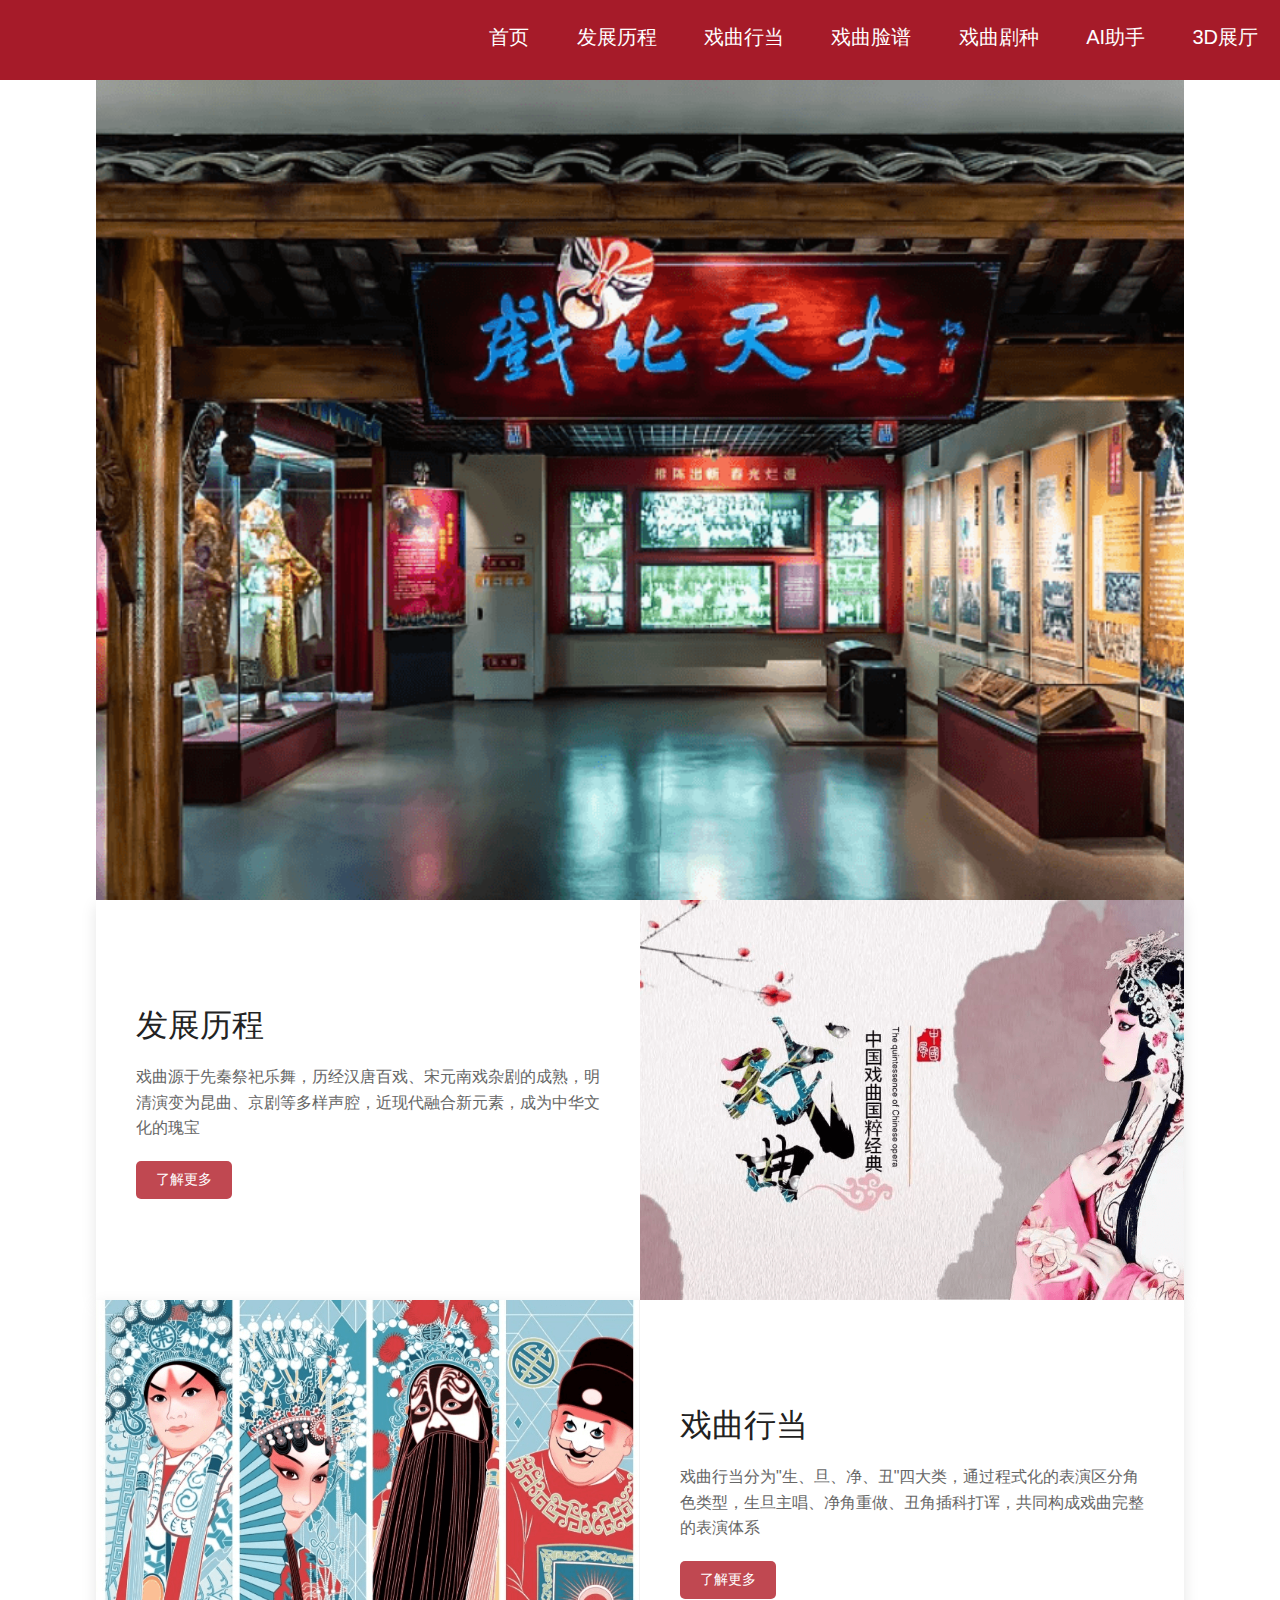
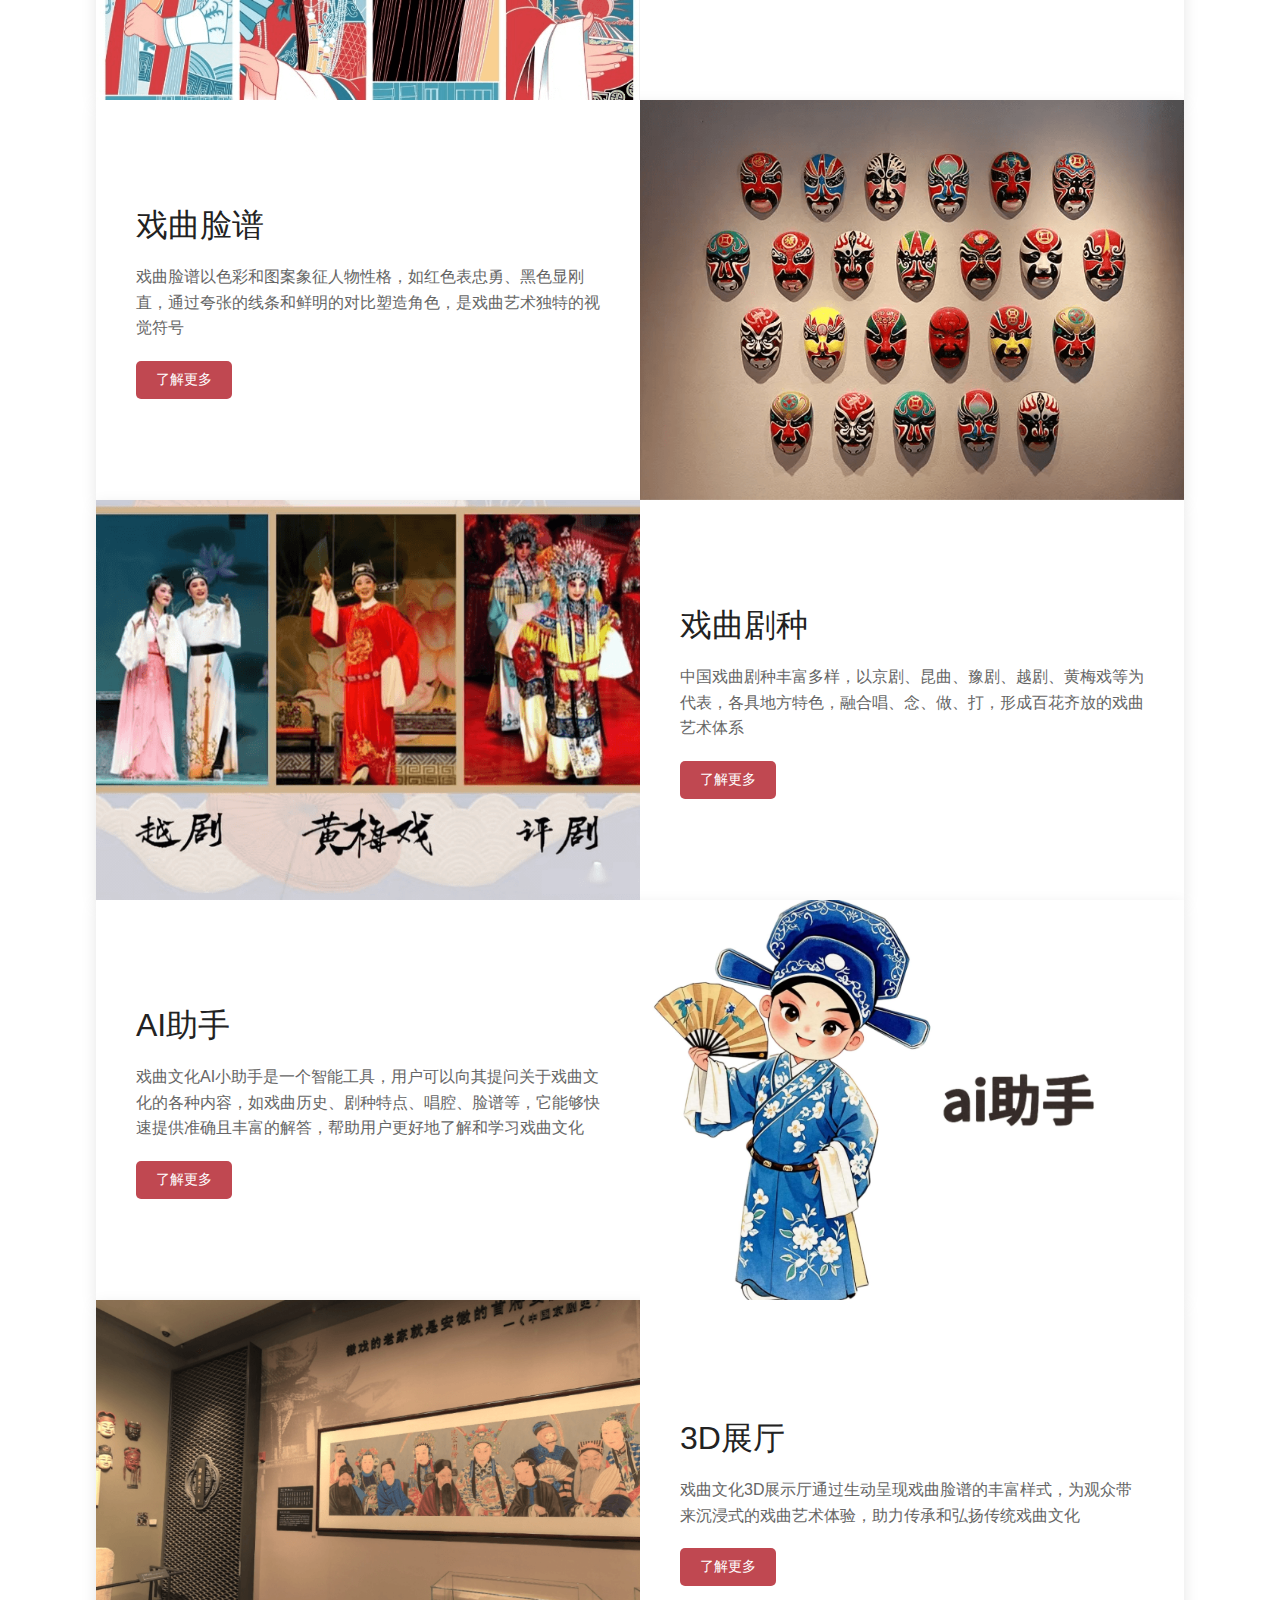
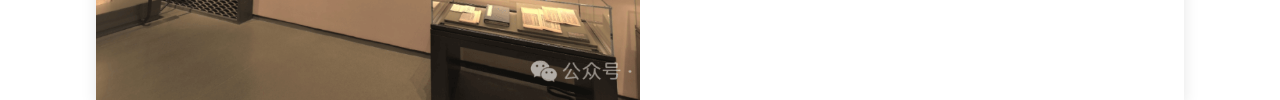
<file: index.html>
<!DOCTYPE html>
<html lang="ch-CN">
<head>
    <meta charset="UTF-8">
    <meta name="viewport" content="width=device-width, initial-scale=1.0">
    <title>戏曲信息可视化-首页</title>
    <!-- 网站说明 -->
    <!-- 关键字 -->
    <!-- 引入favicon图标 -->
    <!-- 引入我们样式初始化文件 -->
    <link rel="stylesheet" href="./css/base.css">
    <!-- 引入公共的样式文件 -->
    <link rel="stylesheet" href="./css/common.css">
    <!-- 引入index文件 -->
     <link rel="stylesheet" href="./css/index.css">
</head>
<body>
    <!-- 搜索导航 start -->
     <nav class="nav">
        <ul>
            <li><a href="index.html">首页</a></li>
            <li><a href="history.html">发展历程</a></li>
            <li><a href="role.html">戏曲行当</a></li>
            <li><a href="face.html">戏曲脸谱</a></li>
            <li><a href="type.html">戏曲剧种</a></li>
            <li><a href="AIchat.html">AI助手</a></li>
            <li><a href="http://154.219.97.10:3001/">3D展厅</a></li>
        </ul>
     </nav>
    <!-- 搜索导航 end -->
     <!-- 首页图片轮播 start -->
     <div class="slideshow-container">
        <div class="mySlides fade">
            <img src="./images/slider1.png" alt="戏曲图片1">
        </div>
        <div class="mySlides fade">
            <img src="./images/slider2.png" alt="戏曲图片2">
        </div>
        <div class="mySlides fade">
            <img src="./images/slider3.png" alt="戏曲图片3">
        </div>
        <div class="mySlides fade">
            <img src="./images/slider4.png" alt="戏曲图片1">
        </div>
        <div class="mySlides fade">
            <img src="./images/slider5.png" alt="戏曲图片2">
        </div>
    </div>
     <!-- 首页图片轮播 end -->

     <!-- 首页内容 start-->
     <div class="content">
        <div class="item">
            <div class="mainContent">
                <h2>发展历程</h2>
                <div class="words">戏曲源于先秦祭祀乐舞，历经汉唐百戏、宋元南戏杂剧的成熟，明清演变为昆曲、京剧等多样声腔，近现代融合新元素，成为中华文化的瑰宝</div>
                <div class="btnGroup">
                    <button class="btn btnPrimary"><a href="history.html">了解更多</a></button>

                </div>
            </div>
            <div class="img">
                <img src="./images/1.png" alt="戏曲图片1">
            </div>
        </div>

        <div class="item">
            <div class="img">
                <img src="./images/2.png" alt="戏曲图片2">
            </div>
            <div class="mainContent">
                <h2>戏曲行当</h2>
                <div class="words">戏曲行当分为"生、旦、净、丑"四大类，通过程式化的表演区分角色类型，生旦主唱、净角重做、丑角插科打诨，共同构成戏曲完整的表演体系</div>
                <div class="btnGroup">
                    <button class="btn btnPrimary"><a href="role.html">了解更多</a></button>
                </div>
            </div>

        </div>

        <div class="item">
            <div class="mainContent">
                <h2>戏曲脸谱</h2>
                <div class="words">戏曲脸谱以色彩和图案象征人物性格，如红色表忠勇、黑色显刚直，通过夸张的线条和鲜明的对比塑造角色，是戏曲艺术独特的视觉符号</div>
                <div class="btnGroup">
                    <button class="btn btnPrimary"><a href="music.html">了解更多</a></button>

                </div>
            </div>
            <div class="img">
                <img src="./images/3.png" alt="戏曲图片3">
            </div>
        </div>

        <div class="item">
            <div class="img">
                <img src="./images/4.png" alt="戏曲图片4">
            </div>
            <div class="mainContent">
                <h2>戏曲剧种</h2>
                <div class="words">中国戏曲剧种丰富多样，以京剧、昆曲、豫剧、越剧、黄梅戏等为代表，各具地方特色，融合唱、念、做、打，形成百花齐放的戏曲艺术体系</div>
                <div class="btnGroup">
                    <button class="btn btnPrimary"><a href="face.html">了解更多</a></button>
                </div>
            </div>
        </div>

        <div class="item">
            <div class="mainContent">
                <h2>AI助手</h2>
                <div class="words">戏曲文化AI小助手是一个智能工具，用户可以向其提问关于戏曲文化的各种内容，如戏曲历史、剧种特点、唱腔、脸谱等，它能够快速提供准确且丰富的解答，帮助用户更好地了解和学习戏曲文化</div>
                <div class="btnGroup">
                    <button class="btn btnPrimary"><a href="AIchat.html">了解更多</a></button>
                </div>
            </div>
            <div class="img">
                <img src="./images/5.jpg" alt="戏曲图片5">
            </div>
        </div>

        <div class="item">
            <div class="img">
                <img src="./images/6.png" alt="戏曲图片6">
            </div>
            <div class="mainContent">
                <h2>3D展厅</h2>
                <div class="words">戏曲文化3D展示厅通过生动呈现戏曲脸谱的丰富样式，为观众带来沉浸式的戏曲艺术体验，助力传承和弘扬传统戏曲文化</div>
                <div class="btnGroup">
                    <button class="btn btnPrimary"><a href="http://154.219.97.10:3000/">了解更多</a></button>
                </div>
            </div>
        </div>
    </div>
     <!-- 首页内容 end-->


    <script src="./js/index.js"></script>
</body>
</html>
</file>
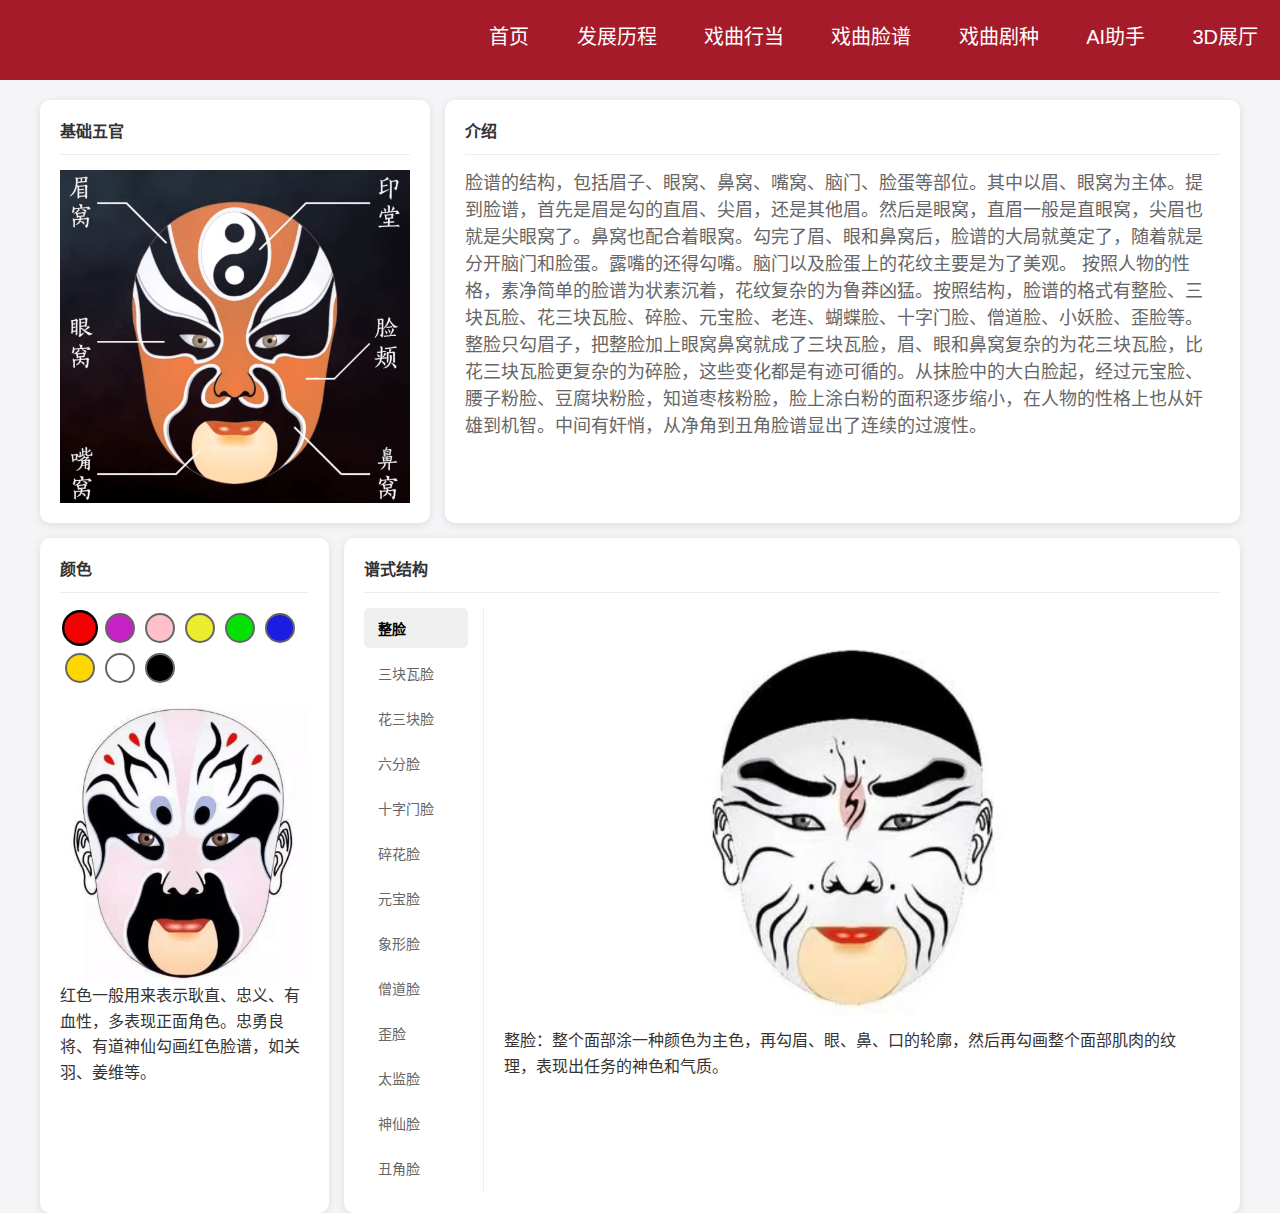
<file: face.html>
<!DOCTYPE html>
<html lang="zh-CN">

<head>
    <meta charset="UTF-8">
    <meta name="viewport" content="width=device-width, initial-scale=1.0">
    <title>戏曲信息可视化-戏曲脸谱</title>
    <!-- 引入我们样式初始化文件 -->
    <link rel="stylesheet" href="./css/base.css">
    <!-- 引入公共的样式文件 -->
    <link rel="stylesheet" href="./css/common.css">
    <!-- 引入face文件 -->
    <link rel="stylesheet" href="./css/face.css">
</head>

<body>
    <!-- 搜索导航 start -->
    <nav class="nav">
        <ul>
            <li><a href="index.html">首页</a></li>
            <li><a href="history.html">发展历程</a></li>
            <li><a href="role.html">戏曲行当</a></li>
            <li><a href="face.html">戏曲脸谱</a></li>
            <li><a href="type.html">戏曲剧种</a></li>
            <li><a href="AIchat.html">AI助手</a></li>
            <li><a href="http://154.219.97.10:3000/">3D展厅</a></li>
        </ul>
    </nav>
    <!-- 搜索导航 end -->


    <div class="container">
        <!-- 基础五官卡片 -->
        <div class="card card1">
            <div class="header">
                <div class="title">基础五官</div>
            </div>
            <div class="content">
                <!-- 预留图片位置 -->
                <img src="./images/face/baseface.png" alt="基础五官"
                    style="height: 100%; width: 100%; object-fit: cover;">
            </div>
        </div>

        <!-- 介绍卡片 -->
        <div class="card card2">
            <div class="header">
                <div class="title">介绍</div>
            </div>

            <div class="content">
                脸谱的结构，包括眉子、眼窝、鼻窝、嘴窝、脑门、脸蛋等部位。其中以眉、眼窝为主体。提到脸谱，首先是眉是勾的直眉、尖眉，还是其他眉。然后是眼窝，直眉一般是直眼窝，尖眉也就是尖眼窝了。鼻窝也配合着眼窝。勾完了眉、眼和鼻窝后，脸谱的大局就奠定了，随着就是分开脑门和脸蛋。露嘴的还得勾嘴。脑门以及脸蛋上的花纹主要是为了美观。
                按照人物的性格，素净简单的脸谱为状素沉着，花纹复杂的为鲁莽凶猛。按照结构，脸谱的格式有整脸、三块瓦脸、花三块瓦脸、碎脸、元宝脸、老连、蝴蝶脸、十字门脸、僧道脸、小妖脸、歪脸等。
                整脸只勾眉子，把整脸加上眼窝鼻窝就成了三块瓦脸，眉、眼和鼻窝复杂的为花三块瓦脸，比花三块瓦脸更复杂的为碎脸，这些变化都是有迹可循的。从抹脸中的大白脸起，经过元宝脸、腰子粉脸、豆腐块粉脸，知道枣核粉脸，脸上涂白粉的面积逐步缩小，在人物的性格上也从奸雄到机智。中间有奸悄，从净角到丑角脸谱显出了连续的过渡性。
            </div>
        </div>

        <!-- 颜色卡片 -->
        <div class="card card3">
            <div class="header">
                <div class="title">颜色</div>
            </div>
            <div class="color-tabs">
                <div class="color-tab active" data-color="red" style="background-color: #f20303;"></div>
                <div class="color-tab" data-color="purple" style="background-color: #c521c5;"></div>
                <div class="color-tab" data-color="pink" style="background-color: #ffc0cb;"></div>
                <div class="color-tab" data-color="yellow" style="background-color: #ecec2e;"></div>
                <div class="color-tab" data-color="green" style="background-color: #05e105;"></div>
                <div class="color-tab" data-color="blue" style="background-color: #1d1de2;"></div>
                <div class="color-tab" data-color="gold" style="background-color: #FFD700;"></div>
                <div class="color-tab" data-color="white" style="background-color: #ffffff;"></div>
                <div class="color-tab" data-color="black" style="background-color: #000000;"></div>
            </div>
            <div id="colorContent">
                <!-- 预留图片位置 -->
                <img src="./images/face/pink.png" alt="红色脸谱示例" id="colorImg"
                    style="width: 100%; height: 280px; object-fit: cover;">
                <div class="content-text" id="colorDesc">红色一般用来表示耿直、忠义、有血性，多表现正面角色。忠勇良将、有道神仙勾画红色脸谱，如关羽、姜维等。</div>
            </div>
        </div>

        <!-- 谱系结构卡片 -->
        <div class="card card5">
            <div class="header">
                <div class="title">谱式结构</div>
            </div>
            <div class="spectrum-container">
                <div class="tab-sidebar">
                    <div class="tab-list">
                        <button class="tab active" data-tab="wholeFace">整脸</button>
                        <button class="tab" data-tab="threeTiles">三块瓦脸</button>
                        <button class="tab" data-tab="flowerThreeTiles">花三块脸</button>
                        <button class="tab" data-tab="sixDivisions">六分脸</button>
                        <button class="tab" data-tab="crossGate">十字门脸</button>
                        <button class="tab" data-tab="shatteredFlower">碎花脸</button>
                        <button class="tab" data-tab="yuanbaoFace">元宝脸</button>
                        <button class="tab" data-tab="xiangxingFace">象形脸</button>
                        <button class="tab" data-tab="monkTaoist">僧道脸</button>
                        <button class="tab" data-tab="crookedFace">歪脸</button>
                        <button class="tab" data-tab="eunuchFace">太监脸</button>
                        <button class="tab" data-tab="godFace">神仙脸</button>
                        <button class="tab" data-tab="clownFace">丑角脸</button>
                    </div>
                </div>
                <div class="content-area">
                    <!-- 预留图片位置 -->
                    <img src="./images/face/1.png" alt="谱式结构示例" id="spectrumImg"
                        style="width: 100%; height: 400px; object-fit: contain;">
                    <div class="content-text" id="spectrumDesc">
                        整脸：整个面部涂一种颜色为主色，再勾眉、眼、鼻、口的轮廓，然后再勾画整个面部肌肉的纹理，表现出任务的神色和气质。
                    </div>
                </div>
            </div>
        </div>
    </div>

    <script src="./js/face.js"></script>

</body>

</html>
</file>
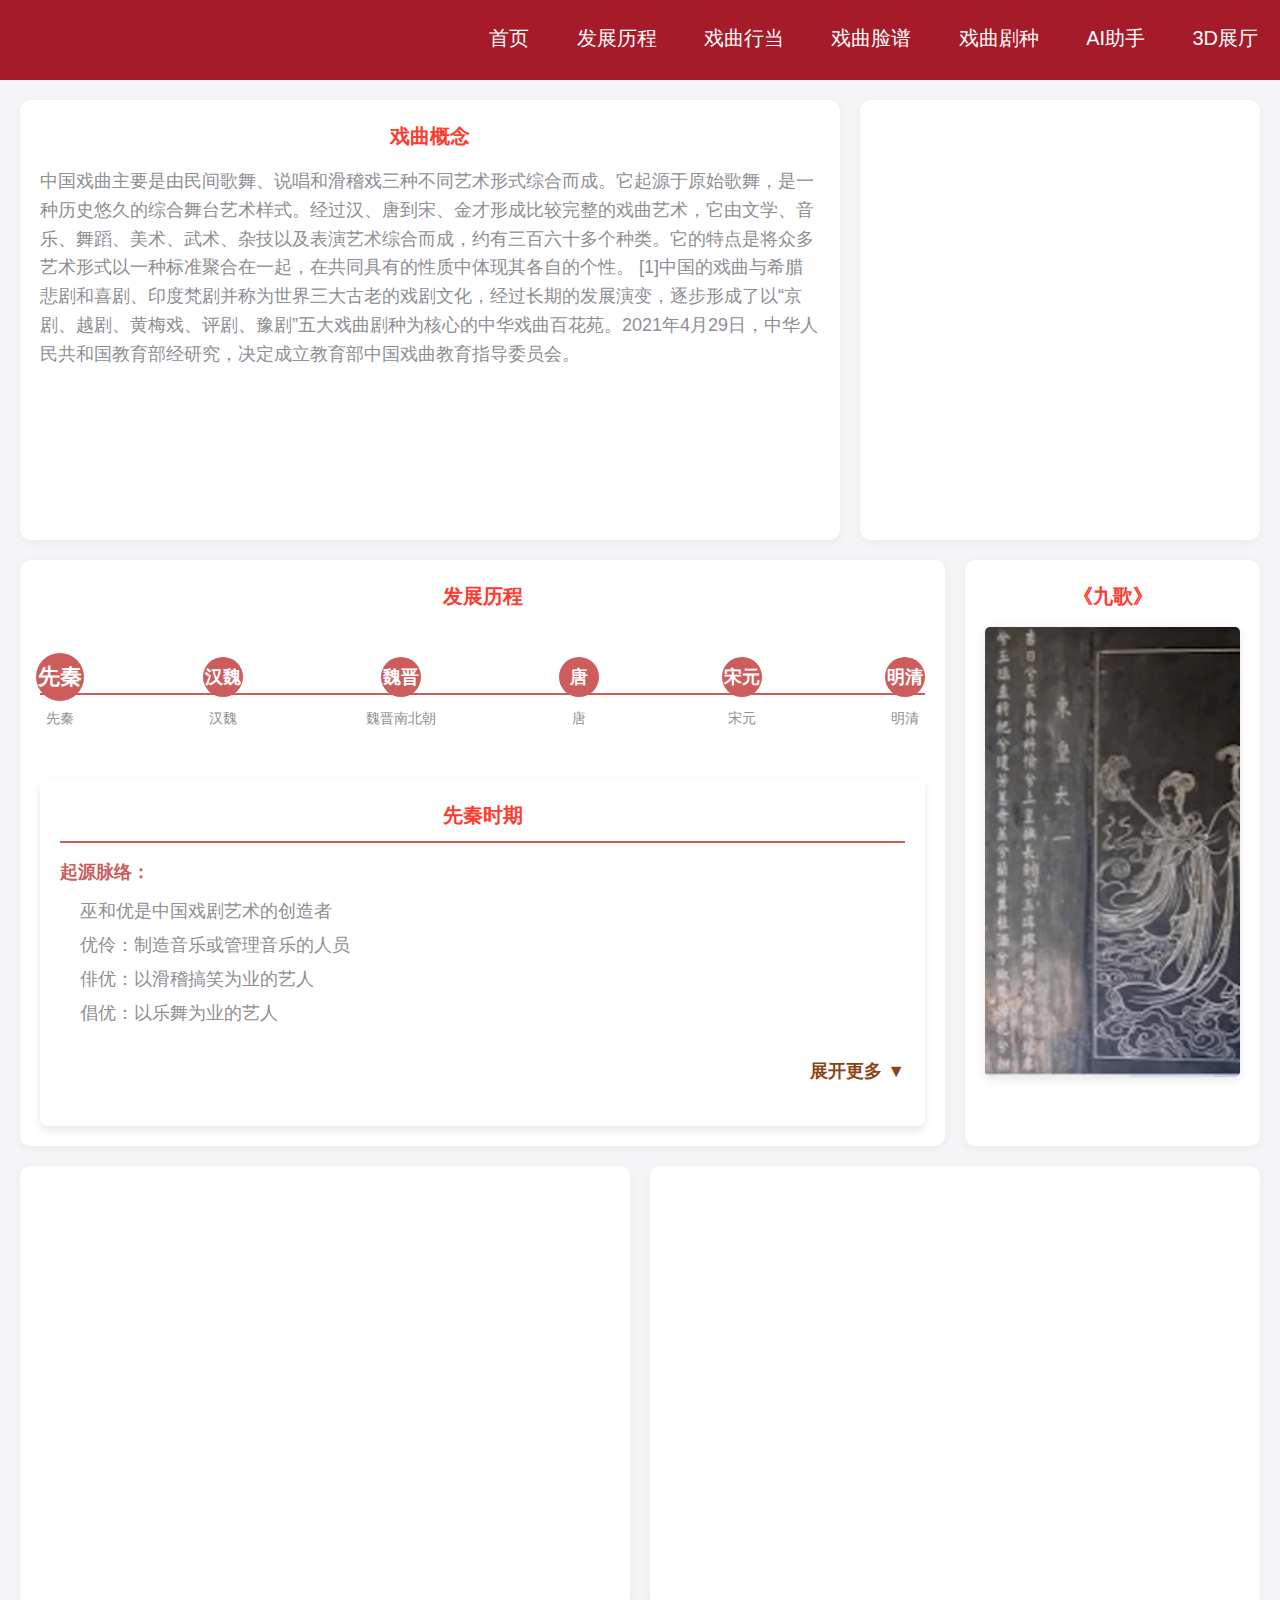
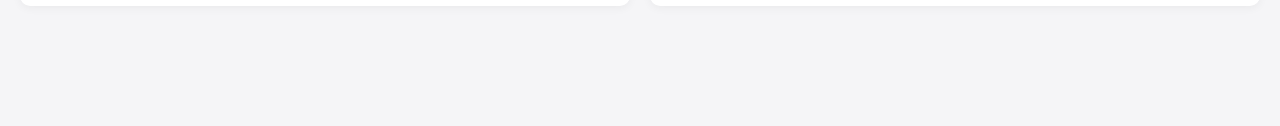
<file: history.html>
<!DOCTYPE html>
<html lang="ch-CN">

<head>
    <meta charset="UTF-8">
    <meta name="viewport" content="width=device-width, initial-scale=1.0">
    <title>戏曲信息可视化-发展历程</title>
    <!-- 引入我们样式初始化文件 -->
    <link rel="stylesheet" href="./css/base.css">
    <!-- 引入公共的样式文件 -->
    <link rel="stylesheet" href="./css/common.css">
    <!-- 引入history文件 -->
    <link rel="stylesheet" href="./css/history.css">
    <script src="https://cdn.staticfile.org/echarts/5.4.2/echarts.min.js"></script>
</head>

<body>
    <!-- 搜索导航 start -->
    <nav class="nav">
        <ul>
            <li><a href="index.html">首页</a></li>
            <li><a href="history.html">发展历程</a></li>
            <li><a href="role.html">戏曲行当</a></li>
            <li><a href="face.html">戏曲脸谱</a></li>
            <li><a href="type.html">戏曲剧种</a></li>
            <li><a href="AIchat.html">AI助手</a></li>
            <li><a href="http://154.219.97.10:3000/">3D展厅</a></li>
        </ul>
    </nav>
    <!-- 搜索导航 end -->

    <!-- 主体容器 -->
    <div class="container">
        <div class="grid-layout">
            <div class="module module-1">
                <h2>戏曲概念</h2>
                <div class="module-content">
                    中国戏曲主要是由民间歌舞、说唱和滑稽戏三种不同艺术形式综合而成。它起源于原始歌舞，是一种历史悠久的综合舞台艺术样式。经过汉、唐到宋、金才形成比较完整的戏曲艺术，它由文学、音乐、舞蹈、美术、武术、杂技以及表演艺术综合而成，约有三百六十多个种类。它的特点是将众多艺术形式以一种标准聚合在一起，在共同具有的性质中体现其各自的个性。 [1]中国的戏曲与希腊悲剧和喜剧、印度梵剧并称为世界三大古老的戏剧文化，经过长期的发展演变，逐步形成了以“京剧、越剧、黄梅戏、评剧、豫剧”五大戏曲剧种为核心的中华戏曲百花苑。2021年4月29日，中华人民共和国教育部经研究，决定成立教育部中国戏曲教育指导委员会。
                </div>
            </div>

            <div class="module module-2">
                <div id="main2" style="width: 600px;height:450px;"></div>
            </div>

            <!-- 发展历程 -->
            <div class="module module-4" >
                <h2>发展历程</h2>
                <div class="module-content">
                    <!-- 横向时间轴 -->
                    <div class="horizontal-timeline">
                        <div class="timeline-node" data-period="xianqin">
                            <div class="node-circle">先秦</div>
                            <div class="node-label">先秦</div>
                        </div>
                        <div class="timeline-node" data-period="hanwei">
                            <div class="node-circle">汉魏</div>
                            <div class="node-label">汉魏</div>
                        </div>
                        <div class="timeline-node" data-period="weijin">
                            <div class="node-circle">魏晋</div>
                            <div class="node-label">魏晋南北朝</div>
                        </div>
                        <div class="timeline-node" data-period="tang">
                            <div class="node-circle">唐</div>
                            <div class="node-label">唐</div>
                        </div>
                        <div class="timeline-node" data-period="songyuan">
                            <div class="node-circle">宋元</div>
                            <div class="node-label">宋元</div>
                        </div>
                        <div class="timeline-node" data-period="mingqing">
                            <div class="node-circle">明清</div>
                            <div class="node-label">明清</div>
                        </div>
                    </div>

                    <!-- 时间轴内容区域 -->
                    <div class="timeline-content-area active" id="xianqinContent">
                        <h2 class="timeline-title">先秦时期</h2>
                        <div class="timeline-description">
                            <h3>起源脉络：</h3>
                            <ul>
                                <li>巫和优是中国戏剧艺术的创造者</li>
                                <li>优伶：制造音乐或管理音乐的人员</li>
                                <li>俳优：以滑稽搞笑为业的艺人</li>
                                <li>倡优：以乐舞为业的艺人</li>
                            </ul>

                            <div class="collapse-content" id="xianqinDetail">
                                <h3>重要演进：</h3>
                                <p>巫通过祈神的舞蹈，把上天的意志转达给地上的君王</p>

                                <h3>代表剧目：</h3>
                                <ul>
                                    <li>西周乐舞《大武》</li>
                                    <li>《九歌》（最典型的戏剧样式）</li>
                                    <li>傩</li>
                                </ul>
                            </div>
                            <div class="show-more" onclick="toggleCollapse('xianqinDetail')">展开更多 ▼</div>
                        </div>
                    </div>

                    <div class="timeline-content-area" id="hanweiContent">
                        <h2 class="timeline-title">汉魏时期</h2>
                        <div class="timeline-description">
                            <h3>起源脉络：</h3>
                            <ul>
                                <li>用“百戏”表示出场演出的节目之多</li>
                                <li>秦朝“百戏”兴盛的原因：建造各国宫殿，召集各国倡优</li>
                                <li>汉代“百戏”兴盛的原因：“文景之治”下汉帝国繁荣昌盛</li>
                            </ul>

                            <div class="collapse-content" id="hanweiDetail">
                                <h3>重要演进：</h3>
                                <p>表演艺术发达，节目繁杂</p>

                                <h3>代表剧目：</h3>
                                <ul>
                                    <li>《东海黄公》（属于“角抵戏”）</li>
                                    <li>《总会仙倡》</li>
                                </ul>
                            </div>
                            <div class="show-more" onclick="toggleCollapse('hanweiDetail')">展开更多 ▼</div>
                        </div>
                    </div>

                    <div class="timeline-content-area" id="weijinContent">
                        <h2 class="timeline-title">魏晋南北朝时期</h2>
                        <div class="timeline-description">
                            <h3>起源脉络：</h3>
                            <ul>
                                <li>剧目是现实社会的体现</li>
                            </ul>

                            <div class="collapse-content" id="weijinDetail">
                                <h3>重要演进：</h3>
                                <p>戏曲艺术在战乱中发展，表达社会现实和人们的情感</p>

                                <h3>代表剧目：</h3>
                                <ul>
                                    <li>《大面》（又名《代面》）</li>
                                    <li>《钵头》</li>
                                    <li>《踏谣娘》</li>
                                </ul>
                            </div>
                            <div class="show-more" onclick="toggleCollapse('weijinDetail')">展开更多 ▼</div>
                        </div>
                    </div>

                    <div class="timeline-content-area" id="tangContent">
                        <h2 class="timeline-title">唐代</h2>
                        <div class="timeline-description">
                            <h3>起源脉络：</h3>
                            <ul>
                                <li>在盛唐背景下，戏剧家们对人们精神世界的苦闷的表达被削弱</li>
                            </ul>

                            <div class="collapse-content" id="tangDetail">
                                <h3>重要演进：</h3>
                                <p>歌舞戏和参军戏是主要类型</p>

                                <h3>代表剧目：</h3>
                                <ul>
                                    <li>《大面》《钵头》《踏谣娘》（歌舞戏）</li>
                                    <li>《三角论衡》《弄周延》（参军戏）</li>
                                </ul>

                                <h3>演出机构：</h3>
                                <ul>
                                    <li>教坊：管理音乐和舞蹈演出</li>
                                    <li>梨园：中国皇家戏剧学院</li>
                                </ul>
                            </div>
                            <div class="show-more" onclick="toggleCollapse('tangDetail')">展开更多 ▼</div>
                        </div>
                    </div>

                    <div class="timeline-content-area" id="songyuanContent">
                        <h2 class="timeline-title">宋元时期</h2>
                        <div class="timeline-description">
                            <h3>起源脉络：</h3>
                            <ul>
                                <li>南宋杂剧形式：“艳段“，”正杂剧“，”杂扮“</li>
                                <li>金元戏剧（元杂剧）（北杂剧）（北曲）</li>
                            </ul>

                            <div class="collapse-content" id="songyuanDetail">
                                <h3>重要演进：</h3>
                                <p>杂剧独立存在，商业革命推动戏曲发展</p>

                                <h3>代表剧目：</h3>
                                <ul>
                                    <li>《眼药酸》</li>
                                    <li>《目连救母》</li>
                                    <li>《张协状元》（中国现存最早的剧本）</li>
                                </ul>

                                <h3>演出场所：</h3>
                                <ul>
                                    <li>勾栏瓦舍</li>
                                </ul>

                                <h3>角色体制：</h3>
                                <ul>
                                    <li>末泥</li>
                                    <li>引戏（戏头）</li>
                                    <li>副净（有参军演变而来）</li>
                                    <li>净末（由苍鹘）</li>
                                    <li>装孤</li>
                                </ul>

                                <h3>著名演员：</h3>
                                <ul>
                                    <li>丁都赛</li>
                                    <li>萧住儿</li>
                                    <li>薛子大</li>
                                    <li>薛子小</li>
                                    <li>杨总惜</li>
                                    <li>崔上寿</li>
                                </ul>

                                <h3>永嘉杂剧（温州杂戏、戏文）：</h3>
                                <ul>
                                    <li>行腔自由</li>
                                    <li>早期代表作品：《赵贞女》、《王魁》</li>
                                    <li>创作者：书会才人</li>
                                    <li>创作地点：九山书会</li>
                                    <li>篇幅长度：短剧</li>
                                    <li>角色体制（生旦为主体）：生、旦、净、末、丑，外、贴</li>
                                </ul>

                                <h3>金院本：</h3>
                                <ul>
                                    <li>早期角色体制：副净、副末、引戏、末泥、装孤</li>
                                    <li>演出场所：舞亭、月楼、舞楼</li>
                                </ul>

                                <h3>元杂剧：</h3>
                                <ul>
                                    <li>形成原因：统治者喜爱、商业发达、知识分子参与、女性演员加入</li>
                                    <li>四大悲剧：关汉卿《窦娥冤》、马致远《汉宫秋》、白朴《梧桐雨》、纪君祥《赵氏孤儿》</li>
                                    <li>四大爱情喜剧：王实甫《西厢记》、关汉卿《拜月亭》、白朴《墙头马上》、郑光祖《倩女离魂》</li>
                                    <li>著名女性演员：珠帘绣、顺时秀、赵真真、刘燕歌等</li>
                                </ul>
                            </div>
                            <div class="show-more" onclick="toggleCollapse('songyuanDetail')">展开更多 ▼</div>
                        </div>
                    </div>

                    <div class="timeline-content-area" id="mingqingContent">
                        <h2 class="timeline-title">明清时期</h2>
                        <div class="timeline-description">
                            <h3>起源脉络：</h3>
                            <ul>
                                <li>明代传奇的体制</li>
                                <li>清代戏剧</li>
                            </ul>

                            <div class="collapse-content" id="mingqingDetail">
                                <h3>重要演进：</h3>
                                <p>戏曲艺术达到繁荣，体制更加完善</p>

                                <h3>剧本结构：</h3>
                                <ul>
                                    <li>分出（标剧目）</li>
                                    <li>分卷（上下或上中下）</li>
                                    <li>小收煞（留有悬念）</li>
                                    <li>大收煞（结尾）</li>
                                    <li>家门大意</li>
                                    <li>副末开场（生旦家门）</li>
                                </ul>

                                <h3>格律：</h3>
                                <ul>
                                    <li>讲究格律（雅化、规格化）</li>
                                </ul>

                                <h3>声腔：</h3>
                                <ul>
                                    <li>四大声腔：“余姚腔“，”海盐腔“，”弋阳腔“，“昆山腔”</li>
                                </ul>

                                <h3>戏班：</h3>
                                <ul>
                                    <li>江湖班</li>
                                    <li>家班</li>
                                </ul>

                                <h3>演出形式：</h3>
                                <ul>
                                    <li>广场式演出（庙台演出、搭彩棚演出）</li>
                                    <li>私人宅邸演出（红氍毹、楼台、临水、穹顶）</li>
                                    <li>营业性演出</li>
                                </ul>

                                <h3>角色行当：</h3>
                                <ul>
                                    <li>江湖十二脚色</li>
                                </ul>

                                <h3>著名剧目：</h3>
                                <ul>
                                    <li>高明的《琵琶记》</li>
                                    <li>汤显祖的《牡丹亭》《紫钗记》</li>
                                </ul>

                                <h3>清代戏剧：</h3>
                                <ul>
                                    <li>宫廷戏剧：由“南府“；“景山”变为“升平署”，大制作、大规模、场次多</li>
                                    <li>演出场所：故宫畅音阁</li>
                                    <li>“清宫四大传奇“：《劝善金科》、《升平宝鉴》、《鼎峙春秋》、《忠义璇图》</li>
                                    <li>著名声腔：雅部（昆曲），花部（昆曲以外的声腔）</li>
                                    <li>京剧形成：融合徽剧、汉剧等地方戏，成为全国性剧种</li>
                                    <li>地方戏繁荣：川剧、豫剧、越剧等</li>
                                    <li>特点：表演程式化，音乐以板腔体为主</li>
                                    <li>代表人物：程长庚、谭鑫培（京剧）</li>
                                    <li>代表作品：《长生殿》《桃花扇》</li>
                                </ul>
                            </div>
                            <div class="show-more" onclick="toggleCollapse('mingqingDetail')">展开更多 ▼</div>
                        </div>
                    </div>
                </div>
            </div>

            <!-- 剧目图 -->
            <div class="module module-3">
                <h2>剧目图</h2>
                <div class="module-content">
                    <div class="carousel">
                        <div class="carousel-inner">
                        </div>
                    </div>
                </div>
            </div>

            <!-- 表1 -->
            <div class="module module-5"> 
                <div id="main" style="width: 100%; height:500px;"></div>
            </div>
            <!-- 表二 -->
            <div class="module module-6">
                <div id="main3" style="width: 800px;height:500px;"></div>
            </div>
        </div>
    </div>

    </div>

    <script src="./js/history.js"></script>
</body>

</html>
</file>
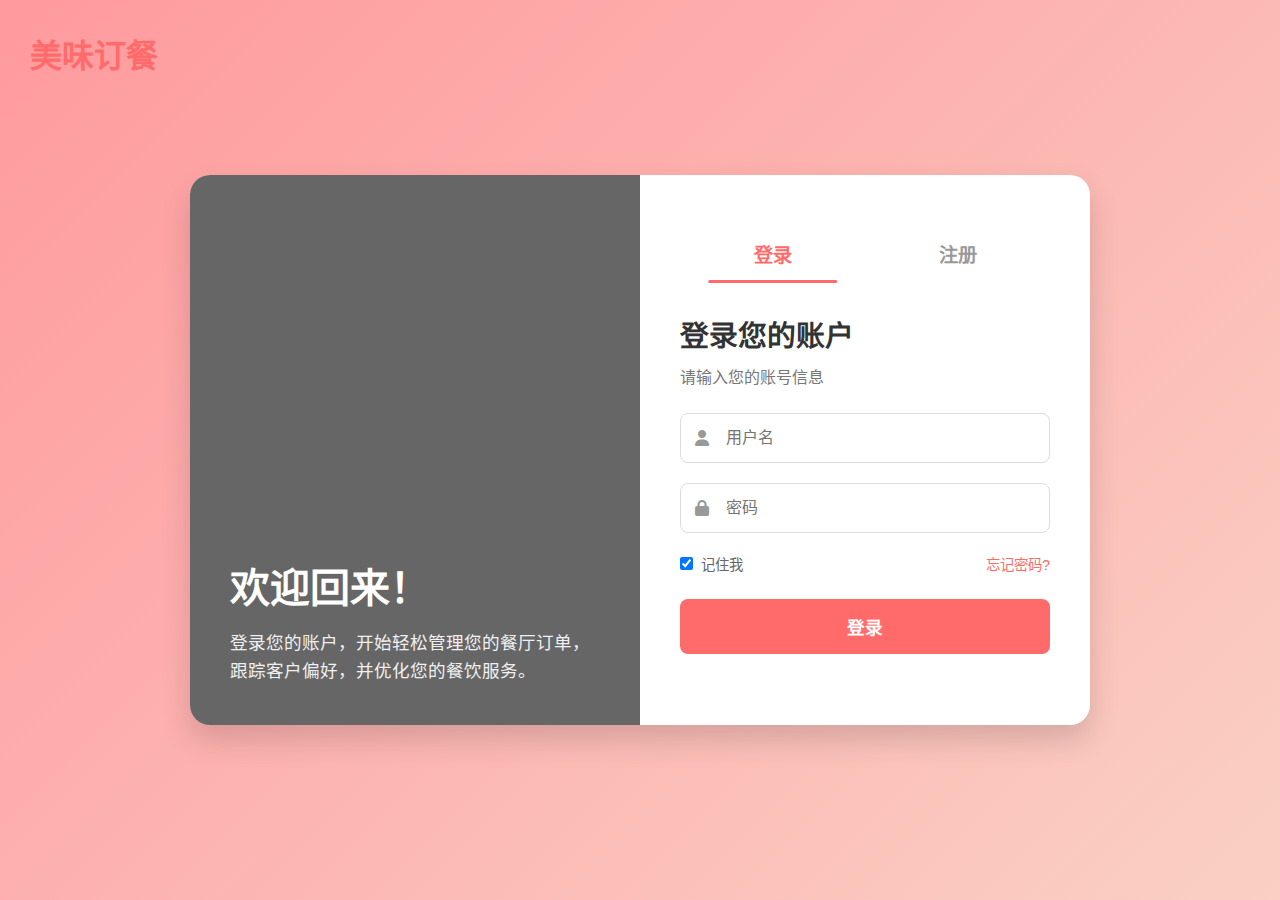
<file: login.html>
<!DOCTYPE html>
<html lang="zh-CN">
<head>
    <meta charset="UTF-8">
    <meta name="viewport" content="width=device-width, initial-scale=1.0">
    <title>美味订餐 - 登录注册</title>
    <link rel="stylesheet" href="https://cdnjs.cloudflare.com/ajax/libs/font-awesome/6.4.0/css/all.min.css">
    <link rel="stylesheet" href="login.css">
</head>
<body>
    <div class="logo">美味订餐</div>
    
    <div class="container">
        <div class="left-panel">
            <h1>欢迎回来！</h1>
            <p>登录您的账户，开始轻松管理您的餐厅订单，跟踪客户偏好，并优化您的餐饮服务。</p>
        </div>
        
        <div class="right-panel">
            <div class="form-container" id="formContainer">
                <div class="form-toggle">
                    <button class="toggle-btn active" id="loginToggle">登录</button>
                    <button class="toggle-btn" id="registerToggle">注册</button>
                </div>
                
                <div class="form" id="loginForm">
                    <h2>登录您的账户</h2>
                    <p>请输入您的账号信息</p>
                    
                    <form id="loginFormElement">
                        <div class="input-group">
                            <i class="fas fa-user"></i>
                            <input type="text" id="loginUsername" placeholder="用户名" required>
                            <div class="error" id="loginUsernameError">请输入用户名</div>
                        </div>
                        
                        <div class="input-group">
                            <i class="fas fa-lock"></i>
                            <input type="password" id="loginPassword" placeholder="密码" required>
                            <div class="error" id="loginPasswordError">请输入密码</div>
                        </div>
                        
                        <div class="remember">
                            <label>
                                <input type="checkbox" checked> 记住我
                            </label>
                            <a href="#">忘记密码?</a>
                        </div>
                        
                        <button type="submit" class="btn">登录</button>
                    </form>
                    
                    <div class="social-login">
                        <p>或使用以下方式登录</p>
                        <div class="social-icons">
                            <a href="#"><i class="fab fa-google"></i></a>
                            <a href="#"><i class="fab fa-facebook-f"></i></a>
                            <a href="#"><i class="fab fa-twitter"></i></a>
                        </div>
                    </div>
                </div>
                
                <div class="form" id="registerForm">
                    <h2>创建新账户</h2>
                    <p>填写以下信息注册新账户</p>
                    
                    <form id="registerFormElement">
                        <div class="input-group">
                            <i class="fas fa-user"></i>
                            <input type="text" id="registerUsername" placeholder="用户名" required>
                            <div class="error" id="registerUsernameError">用户名至少4个字符</div>
                        </div>
                        
                        <div class="input-group">
                            <i class="fas fa-lock"></i>
                            <input type="password" id="registerPassword" placeholder="密码" required>
                            <div class="error" id="registerPasswordError">密码至少需要6个字符</div>
                        </div>
                        
                        <div class="input-group">
                            <i class="fas fa-lock"></i>
                            <input type="password" id="registerConfirmPassword" placeholder="确认密码" required>
                            <div class="error" id="registerConfirmPasswordError">两次密码输入不一致</div>
                        </div>
                        
                        <button type="submit" class="btn">注册</button>
                    </form>
                </div>
            </div>
        </div>
    </div>

    <script src="login.js"></script>
</body>
</html>
</file>
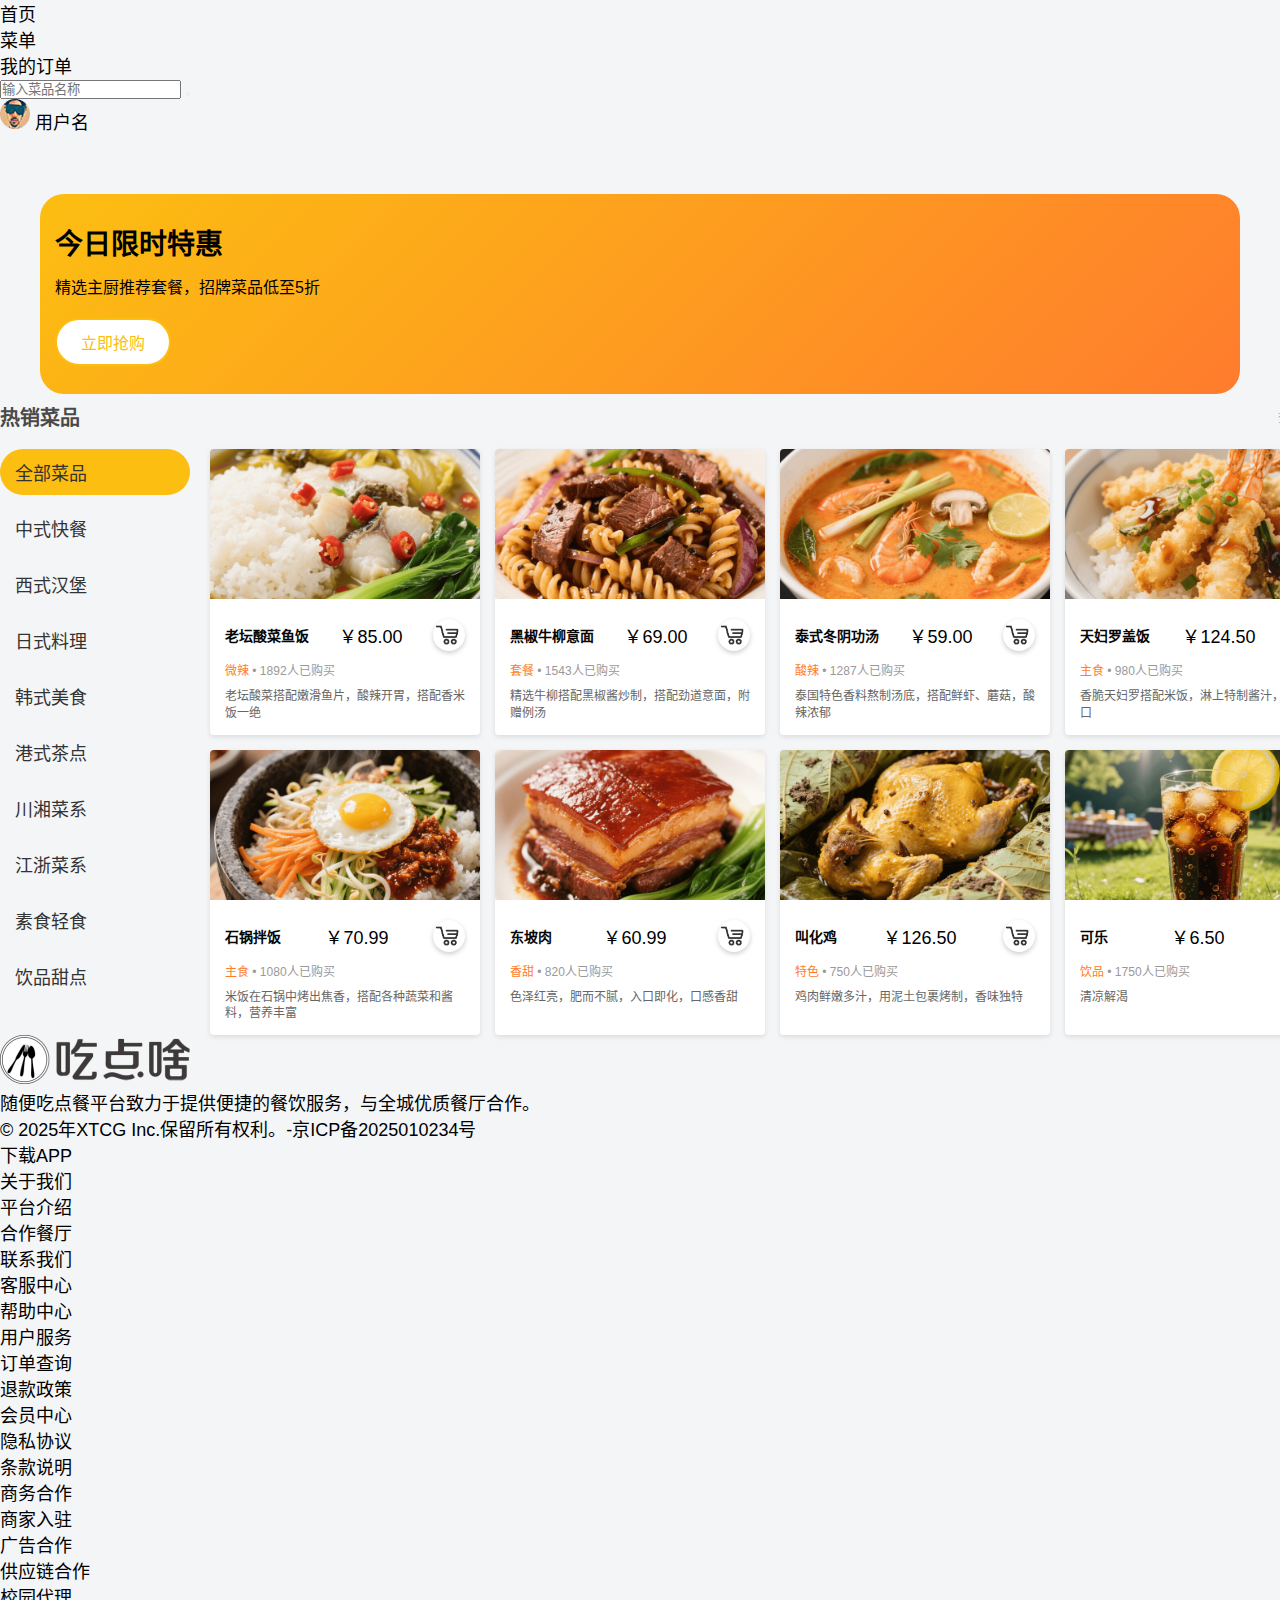
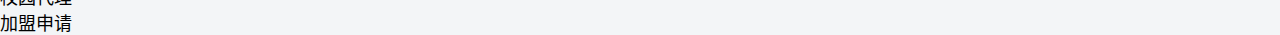
<file: order.html>
<!DOCTYPE html>
<html lang="zh-CN">

<head>
    <meta charset="UTF-8">
    <meta name="viewport" content="width=device-width, initial-scale=1.0">
    <meta http-equiv="X-UA-Compatible" content="ie=edge">
    <title>点餐在线首页</title>
    <link rel="stylesheet" href="css/order.css">
    <link rel="stylesheet" href="css/common.css">
</head>


<body>
    <!-- 头部区域 -->
    <div class="header">
        <div class="w">
            <!-- logo部分 -->
            <div class="logo"></div>

            <!-- 导航栏部分 -->
            <div class="nav">
                <ul>
                    <li><a href="#">首页</a></li>
                    <li><a href="#">菜单</a></li>
                    <li><a href="my_orders.html">我的订单</a></li>
                </ul>
            </div>
            <!-- 搜索模块 -->
            <div class="search">
                <input type="text" placeholder="输入菜品名称">
                <button></button>
            </div>
            <!-- 用户模块 -->
            <div class="user">
                <!-- 用网络占位图替代用户头像 -->
                <img src="./img/user.png" alt="用户头像">
                <span>用户名</span>
            </div>
        </div>
    </div>

    <!-- 轮播 banner -->
    <div class="banner">
        <div class="banner-inner">
            <div class="banner-text">
                <h2>今日限时特惠</h2>
                <p>精选主厨推荐套餐，招牌菜品低至5折</p>
                <a href="#" class="banner-btn">立即抢购</a>
            </div>
        </div>
    </div>


    <!-- 热销菜品区域 -->
    <div class="box w">
        <div class="box-hd">
            <h3>热销菜品</h3>
            <a href="#">查看全部菜品</a>
        </div>
        <div class="box-bd">
            <!-- 左侧菜单索引 -->
            <div class="menu-index">
                <ul>
                    <li><a href="#" class="active" data-category="all">全部菜品</a></li>
                    <li><a href="#" data-category="chinese">中式快餐</a></li>
                    <li><a href="#" data-category="western">西式汉堡</a></li>
                    <li><a href="#" data-category="japanese">日式料理</a></li>
                    <li><a href="#" data-category="korean">韩式美食</a></li>
                    <li><a href="#" data-category="hongkong">港式茶点</a></li>
                    <li><a href="#" data-category="sichuan">川湘菜系</a></li>
                    <li><a href="#" data-category="jiangzhe">江浙菜系</a></li>
                    <li><a href="#" data-category="vegan">素食轻食</a></li>
                    <li><a href="#" data-category="drink">饮品甜点</a></li>
                </ul>
            </div>
            <!-- 右侧商品列表 -->
            <div class="dish-list">
                <div class="dish-card" data-category="chinese">
                    <img src="img/老坛酸菜鱼饭.png" alt="老坛酸菜鱼饭">

                    <div class="dish-header">
                        <h4>老坛酸菜鱼饭</h4><span>￥85.00</span>
                        <button class="cart-btn-small" data-dish="老坛酸菜鱼饭"></button>
                    </div>
                    <div class="dish-info">
                        <span>微辣</span> • 1892人已购买
                    </div>
                    <p class="dish-desc">老坛酸菜搭配嫩滑鱼片，酸辣开胃，搭配香米饭一绝</p>
                </div>

                <div class="dish-card" data-category="western">
                    <img src="img/黑椒牛柳意面.png" alt="黑椒牛柳意面">
                    <div class="dish-header">
                        <h4>黑椒牛柳意面</h4><span>￥69.00</span>
                        <button class="cart-btn-small" data-dish="黑椒牛柳意面"></button>
                    </div>
                    <div class="dish-info">
                        <span>套餐</span> • 1543人已购买
                    </div>
                    <p class="dish-desc">精选牛柳搭配黑椒酱炒制，搭配劲道意面，附赠例汤</p>
                </div>

                <div class="dish-card" data-category="thai">
                    <img src="img/泰式冬阴功汤.png" alt="泰式冬阴功汤">
                    <div class="dish-header">
                        <h4>泰式冬阴功汤</h4><span>￥59.00</span>
                        <button class="cart-btn-small" data-dish="泰式冬阴功汤"></button>
                    </div>
                    <div class="dish-info">
                        <span>酸辣</span> • 1287人已购买
                    </div>
                    <p class="dish-desc">泰国特色香料熬制汤底，搭配鲜虾、蘑菇，酸辣浓郁</p>
                </div>

                <div class="dish-card" data-category="japanese">
                    <img src="img/天妇罗盖饭.png" alt="天妇罗盖饭">
                    <div class="dish-header">
                        <h4>天妇罗盖饭</h4><span>￥124.50</span>
                        <button class="cart-btn-small" data-dish="天妇罗盖饭"></button>
                    </div>
                    <div class="dish-info">
                        <span>主食</span> • 980人已购买
                    </div>
                    <p class="dish-desc">香脆天妇罗搭配米饭，淋上特制酱汁，美味可口</p>
                </div>

                <div class="dish-card" data-category="korean">
                    <img src="img/石锅拌饭.png" alt="石锅拌饭">
                    <div class="dish-header">
                        <h4>石锅拌饭</h4><span>￥70.99</span>
                        <button class="cart-btn-small" data-dish="石锅拌饭"></button>
                    </div>
                    <div class="dish-info">
                        <span>主食</span> • 1080人已购买
                    </div>
                    <p class="dish-desc">米饭在石锅中烤出焦香，搭配各种蔬菜和酱料，营养丰富</p>
                </div>


                <div class="dish-card" data-category="jiangzhe">
                    <img src="img/东坡肉.png" alt="东坡肉">
                    <div class="dish-header">
                        <h4>东坡肉</h4><span>￥60.99</span>
                        <button class="cart-btn-small" data-dish="东坡肉"></button>
                    </div>
                    <div class="dish-info">
                        <span>香甜</span> • 820人已购买
                    </div>
                    <p class="dish-desc">色泽红亮，肥而不腻，入口即化，口感香甜</p>
                </div>

                <div class="dish-card" data-category="jiangzhe">
                    <img src="img/叫化鸡.png" alt="叫化鸡">
                    <div class="dish-header">
                        <h4>叫化鸡</h4><span>￥126.50</span>
                        <button class="cart-btn-small" data-dish="叫化鸡"></button>
                    </div>
                    <div class="dish-info">
                        <span>特色</span> • 750人已购买
                    </div>
                    <p class="dish-desc">鸡肉鲜嫩多汁，用泥土包裹烤制，香味独特</p>
                </div>

                <div class="dish-card" data-category="drink">
                    <img src="img/coke.png" alt="可乐">
                    <div class="dish-header">
                        <h4>可乐</h4><span>￥6.50</span>
                        <button class="cart-btn-small" data-dish="可乐"></button>
                    </div>
                    <div class="dish-info">
                        <span>饮品</span> • 1750人已购买
                    </div>
                    <p class="dish-desc">清凉解渴</p>
                </div>
            </div>
        </div>
    </div>

    <!-- 页脚 -->
    <div class="footer">
        <div class="w">
            <div class="copyright">
                <img src="img/mylogo.png" alt="网站logo">
                <p>随便吃点餐平台致力于提供便捷的餐饮服务，与全城优质餐厅合作。<br>
                    © 2025年XTCG Inc.保留所有权利。-京ICP备2025010234号</p>
                <a href="#" class="app">下载APP</a>
            </div>
            <div class="links">
                <dl>
                    <dt>关于我们</dt>
                    <dd><a href="#">平台介绍</a></dd>
                    <dd><a href="#">合作餐厅</a></dd>
                    <dd><a href="#">联系我们</a></dd>
                    <dd><a href="#">客服中心</a></dd>
                    <dd><a href="#">帮助中心</a></dd>
                </dl>
                <dl>
                    <dt>用户服务</dt>
                    <dd><a href="#">订单查询</a></dd>
                    <dd><a href="#">退款政策</a></dd>
                    <dd><a href="#">会员中心</a></dd>
                    <dd><a href="#">隐私协议</a></dd>
                    <dd><a href="#">条款说明</a></dd>
                </dl>
                <dl>
                    <dt>商务合作</dt>
                    <dd><a href="#">商家入驻</a></dd>
                    <dd><a href="#">广告合作</a></dd>
                    <dd><a href="#">供应链合作</a></dd>
                    <dd><a href="#">校园代理</a></dd>
                    <dd><a href="#">加盟申请</a></dd>
                </dl>
            </div>
        </div>
    </div>

    <!-- 交互脚本 -->
    <script>
        // 加入购物车功能
        const cartBtns = document.querySelectorAll('.cart-btn-small');

        cartBtns.forEach(button => {
            button.addEventListener('click', () => {
                const dishName = button.dataset.dish;
                alert(`已将 ${dishName} 加入购物车！`);

                // 添加点击动画效果
                button.classList.add('clicked');
                setTimeout(() => {
                    button.classList.remove('clicked');
                }, 300);
            });
        });

        // 菜单分类筛选
        const menuLinks = document.querySelectorAll('.menu-index ul li a');
        const dishes = document.querySelectorAll('.dish-card');

        menuLinks.forEach(link => {
            link.addEventListener('click', (e) => {
                e.preventDefault();

                // 移除所有导航项的 active 类
                menuLinks.forEach(item => item.classList.remove('active'));

                // 添加 active 类到当前点击的导航项
                link.classList.add('active');

                const category = link.dataset.category;

                if (category === 'all') {
                    dishes.forEach(dish => dish.style.display = 'block');
                } else {
                    dishes.forEach(dish => {
                        if (dish.dataset.category === category) {
                            dish.style.display = 'block';
                        } else {
                            dish.style.display = 'none';
                        }
                    });
                }
            });
        });
    </script>
</body>

</html>
</file>
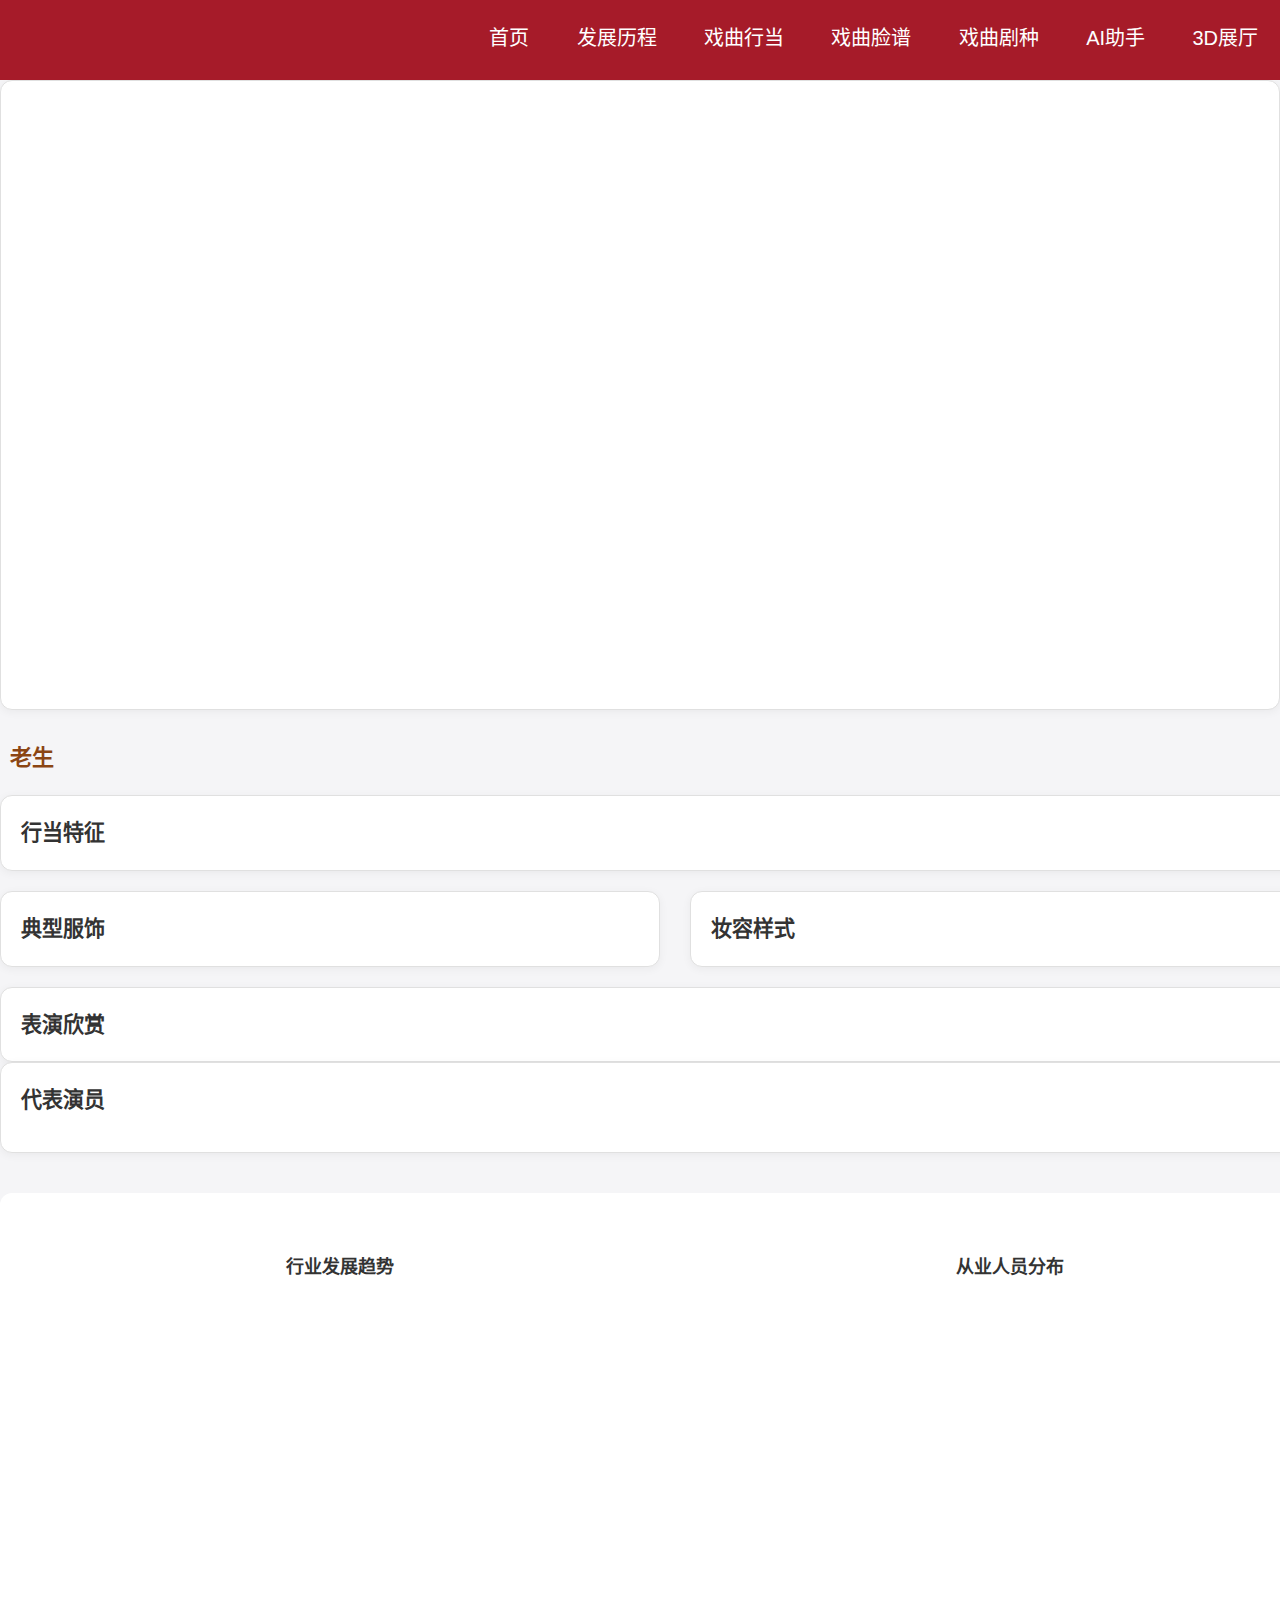
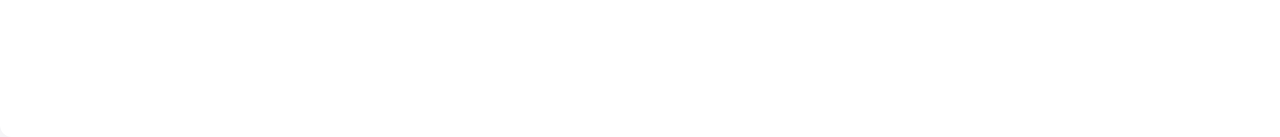
<file: role.html>
<!DOCTYPE html>
<html lang="zh-CN">
<head>
    <meta charset="UTF-8">
    <meta name="viewport" content="width=device-width, initial-scale=1.0">
    <title>戏曲信息可视化-戏曲行当</title>
    <!-- 引入我们样式初始化文件 -->
    <link rel="stylesheet" href="./css/base.css">
    <!-- 引入公共的样式文件 -->
    <link rel="stylesheet" href="./css/common.css">
    <!-- 引入role文件 -->
     <link rel="stylesheet" href="./css/role.css">
     <!-- 引入 ECharts -->
    <script src="https://cdn.staticfile.org/echarts/5.4.0/echarts.min.js"></script>
</head>
<body>

     <!-- 搜索导航 start -->
     <nav class="nav">
        <ul>
            <li><a href="index.html">首页</a></li>
            <li><a href="history.html">发展历程</a></li>
            <li><a href="role.html">戏曲行当</a></li>
            <li><a href="face.html">戏曲脸谱</a></li>
            <li><a href="type.html">戏曲剧种</a></li>
            <li><a href="AIchat.html">AI助手</a></li>
            <li><a href="http://154.219.97.10:3000/">3D展厅</a></li>
        </ul> 
     </nav>
    <!-- 搜索导航 end -->

    <!-- 核心可视化区域 start -->
    <div class="container">
        <div id="tree-container"></div>
        
        <!-- 内容信息 -->
         <div class="w">
            <!-- 动态内容区 start -->
        <div class="content-panels">
            <!-- 标题 -->
            <h2 id="current-role-title" class="current-role-title">老生</h2>

            <!-- 特征说明 -->
            <div id="features-content" class="content-card active">
                <h3 class="section-title">行当特征</h3>
                <div class="feature-text card-content"></div>
            </div>
        
            <!-- 图库 -->
             <div class="picture">
                <!-- 服饰图库 -->
            <div id="costume-gallery" class="content-card">
                <h3 class="section-title">典型服饰</h3>
                <div class="gallery-grid card-content"></div>
            </div>
        
            <!-- 妆容图库 -->
            <div id="makeup-gallery" class="content-card">
                <h3 class="section-title">妆容样式</h3>
                <div class="gallery-grid card-content"></div>
            </div>
             </div>
        
            <!-- 视频播放器 -->
            <div id="video-player" class="content-card">
                <h3 class="section-title">表演欣赏</h3>
                <div class="video-wrapper card-content"></div>
            </div>
        
            <!-- 演员画廊 -->
            <div id="actors-gallery" class="content-card">
                <h3 class="section-title">代表演员</h3>
                <div class="actors-grid card-content"></div>
            </div>
        </div>
         <!-- 动态内容区 end -->

        <!-- 图表 -->
        <div id="chart-section" class="content-section">
            <!-- 新增双图表容器 -->
            <div class="dual-charts">
                <div class="chart-container">
                    <h3 class="chart-title">行业发展趋势</h3>
                     <div id="trendChart" class="chart"></div>
                </div>
                <div class="chart-container">
                     <h3 class="chart-title">从业人员分布</h3>
                     <div id="distributionChart" class="chart"></div>
                </div>
            </div>
        </div>
         </div>

    </div>
    <!-- 核心可视化区域 start -->

    <script src="./js/role.js"></script>
    
</body>
</html>
</file>
<file: css/base.css>
/* 将我们所有标签的内外边距清零 */
* {
  margin: 0;
  padding: 0;
  /* css3盒子模型 */
  box-sizing: border-box;
}

/* em和i斜体文字不斜体 */
em,
i {
  font-style: normal;
}

/* 去掉li的小圆点 */
li {
  list-style: none;
}

img {
  /* border 0 照顾低版本浏览器 如果图片外面包含了链接会有边框的问题*/
  border: 0;
  /* 取消图片底侧有空白缝隙的问题 */
  vertical-align: middle;
}

button {
  /* 当我们鼠标经过button按钮的时候，鼠标会变成小手 */
  cursor: pointer;
}

a {
  color: #666;
  text-decoration: none;
}

a:hover {
  color: #ff0f23;
}

button,
input {
    /* "\5B8B\4F53"就是宋体的意思，这样浏览器的兼容会比较好 */
  font-family: PingFang SC, Source Han Sans CN, Microsoft YaHei, Heiti SC,
    tahoma, arial, Hiragino Sans GB, "\5B8B\4F53", sans-serif;
    /* 默认有黑色边框 我们需要手动去掉 */
    border: 0;
    outline: none;
}

body {
  /* 抗锯齿性让文字显示的更加清晰 */
  -webkit-font-smoothing: antialiased;
  background-color: #fff;
  font: 12px/1.5 PingFang SC, Source Han Sans CN, Microsoft YaHei, Heiti SC,
    tahoma, arial, Hiragino Sans GB, "\5B8B\4F53", sans-serif;
  color: #666;
}

.hide,
.none {
  display: none;
}

/* 清除浮动 */
.clearfix:after {  
    content: ""; 
    display: block; 
    height: 0; 
    clear: both; 
    visibility: hidden;  
  } 
  /* IE6、7 专有 */ 
  /* .clearfix { 
    *zoom: 1;
  }    */
</file>
<file: css/common.css>
* {
    margin: 0;
    padding: 0;
  }
.w {
    margin: 0 auto;
    width: 1350px;
    font-size: 18px;
}
  nav {
    background-color: #a61b29;
    overflow: hidden;
    height: 80px;
    /* 导航栏高度 */
    position: fixed;
    /* 固定导航栏 */
    top: 0;
    width: 100%;
    z-index: 1000;
    /* 确保导航栏在最上层 */
  }
  nav ul {
    float: right;
    margin: 0;
    padding: 0;
    list-style-type: none;
  }
  nav ul li {
    height: 80px;
     display: inline-block; /* 确保li元素是行内块级元素 */
  }
  nav ul li a {
    display: block;
    height: 80px;
    padding: 22px;
    color: #fff;
    font-size: 20px;
    text-align: center;
    text-decoration: none;
  }
  nav ul li a:hover {
    height: 80px;
    background-color: rgba(0, 0, 0, 0.3);
  }
</file>
<file: css/index.css>
/* 图片轮播容器 */
.slideshow-container {
    position: relative;
    width: 85%;
    height: calc(100vh - 80px);
    /* 100%视口高度减去导航栏高度 */
    margin-top: 80px;
    /* 为导航栏留出空间 */
    overflow: hidden;
    display: flex;
    margin: 80px 7.5% 0 7.5%;
  }
  /* 幻灯片样式 */
  .mySlides {
    position: absolute;
    width: 100%;
    height: 100%;
    opacity: 0;
    transition: opacity 1s ease-in-out, transform 1s ease-in-out;
  }
  .mySlides img {
    width: 100%;
    height: 100%;
    object-fit: cover;
    /* 确保图片覆盖整个容器 */
  }
  .mySlides.active {
    opacity: 1;
    z-index: 1;
  }
  .mySlides.active img {
    transform: scale(1.1);
    /* 放大效果 */
  }
  .line {
    width: 100%;
    height: 60px;
    background-color: antiquewhite;
  }

  /* 首页美化 */
  .content {
    max-width: 85%;
    margin: 0 auto;
  }
  
  .item {
    display: flex;
    background-color: #fff;
    overflow: hidden;
    box-shadow: 0 5px 15px rgba(0, 0, 0, 0.1);
    height: 400px;
  }
  
  .item .mainContent {
    width: 50%;
    padding: 40px;
    display: flex;
    flex-direction: column;
    justify-content: center;
  }
  
  .item h2 {
    font-size: 32px;
    margin-bottom: 15px;
    color: #222;
    font-weight: 500;
  }
  
  .item .words {
    font-size: 16px;
    color: #666;
    margin-bottom: 20px;
    line-height: 1.6;
  }
  
  .item .img {
    width: 50%;
    background-color: #f0f0f0;
    overflow: hidden;
  }
  
  .item .img img {
    width: 100%;
    height: 100%;
    object-fit: cover;
    transition: transform 0.3s ease;
  }
  
  .item .img:hover img {
    transform: scale(1.1);
  }
  
  .btnGroup {
    display: flex;
    gap: 10px;
  }
  
  .btn {
    padding: 10px 20px;
    border: none;
    border-radius: 5px;
    cursor: pointer;
    font-size: 14px;
    font-weight: 500;
    transition: transform 0.3s ease;
  }
  
  .btn:hover {
    transform: scale(1.1);
  }
  
  .btnPrimary {
    background-color: #c04851;
    color: white;
  }
  
  .btnSecondary {
    background-color: #f8f9fa;
    color: #666;
  }
  
  a {
    text-decoration: none;
    color: white;
  }
  
  a:hover {
    color: #fff;
  }
</file>
<file: css/face.css>
body {
    font-family: "SF Pro", "Helvetica Neue", Arial, sans-serif;
    background-color: #f5f5f7;
    display: flex;
    justify-content: center;
    align-items: center;
    min-height: 100vh;
    padding: 20px;
}

.container {
    height: calc(100vh - 80px);
    /* 100%视口高度减去导航栏高度 */
    margin-top: 80px;
    /* 为导航栏留出空间 */
    width: 100%;
    max-width: 1200px;
    display: grid;
    grid-template-columns: repeat(12, 1fr);
    grid-gap: 15px;
}

.card {
    background-color: white;
    border-radius: 10px;
    padding: 20px;
    box-shadow: 0 2px 10px rgba(0, 0, 0, 0.1);
    display: flex;
    flex-direction: column;
}

.header {
    display: flex;
    justify-content: space-between;
    align-items: center;
    margin-bottom: 15px;
    border-bottom: 1px solid #eee;
    padding-bottom: 10px;
}

.title {
    font-size: 16px;
    font-weight: bold;
    color: #333;
    writing-mode: horizontal-tb;
    text-orientation: upright;
}

.content {
    font-size: large;
}

/* 颜色卡片样式 */
.color-tabs {
    display: flex;
    flex-wrap: wrap;
    margin-bottom: 15px;
}

.color-tab {
    width: 30px;
    height: 30px;
    border-radius: 50%;
    margin: 5px;
    cursor: pointer;
    border: 2px solid #666;
    transition: all 0.3s ease;
}

.color-tab.active {
    transform: scale(1.2);
    border: 2px solid #000;
}

/* 谱系结构卡片样式 */
.spectrum-container {
    display: flex;
    flex-direction: row;
}

.tab-sidebar {
    width: 120px;
    padding-right: 15px;
    border-right: 1px solid #eee;
}

.tab-list {
    display: flex;
    flex-direction: column;
}

.tab {
    padding: 10px 14px;
    margin-bottom: 5px;
    background: none;
    border: none;
    cursor: pointer;
    font-size: 14px;
    color: #666;
    text-align: left;
}

.tab.active {
    color: #000;
    font-weight: bold;
    background-color: #f0f0f0;
    border-radius: 5px;
}

.content-area {
    flex: 1;
    margin: 20px;
}

.content-img {
    width: 100%;
    height: 180px;
    background-color: #eee;
    border-radius: 5px;
    margin-bottom: 15px;
    display: flex;
    justify-content: center;
    align-items: center;
    color: #999;
    font-size: 14px;
}

.content-text {
    text-align: left;
    font-size: 16px;
    line-height: 1.6;
    color: #333;
}

/* 响应式设计 */
@media (max-width: 768px) {
    .container {
        grid-template-columns: repeat(6, 1fr);
    }

    .title {
        font-size: 14px;
    }

    .content-text {
        font-size: 12px;
    }
}

@media (max-width: 480px) {
    .container {
        grid-template-columns: repeat(4, 1fr);
    }
}

/* 卡片特定样式 */
.card1 {
    grid-column: span 4;
    grid-row: span 3;
}

.card2 {
    grid-column: span 8;
    grid-row: span 3;
}

.card3 {
    grid-column: span 3;
    grid-row: span 6;
}

.card5 {
    grid-column: span 9;
    grid-row: span 6;
}
</file>
<file: css/history.css>
* {
    margin: 0;
    padding: 0;
    box-sizing: border-box;
    font-family: -apple-system, BlinkMacSystemFont, 'Segoe UI', Roboto, Oxygen, Ubuntu, Cantarell, 'Open Sans', 'Helvetica Neue', sans-serif;
}

body {
    background-color: #f5f5f7;
    color: #333;
    line-height: 1.6;
}

.container {
    max-width: 1400px;
    margin: 80px auto;
    padding: 20px;
}

.grid-layout {
    display: grid;
    grid-template-columns: repeat(12, 1fr);
    grid-gap: 20px;
    margin-bottom: 20px;
}

.module {
    background-color: white;
    border-radius: 10px;
    padding: 20px;
    box-shadow: 0 2px 10px rgba(0, 0, 0, 0.05);
    position: relative;
}

.module h2 {
    font-size: 20px;
    margin-bottom: 15px;
    color: #ff3b30;
    text-align: center;
}

.module h3 {
    font-size: large;
}

.module-content {
    font-size: 18px;
    min-height: 150px;
    display: flex;
    justify-content: center;
    color: #8e8e93;
    flex-direction: column;
}

/* 模块布局 */
.module-1 {
    grid-column: span 8;
    grid-row: span 2;
}

.module-2 {
    grid-column: span 4;
    grid-row: span 2;
}

/* 发展历程 */
.module-4 {
    grid-column: span 9;
    grid-row: span 9;
}

/* 剧目图 */
.module-3 {
    grid-column: span 3;
    grid-row: span 9;
}

.module-5 {
    grid-column: span 6;
    grid-row: span 1;
}

.module-6 {
    grid-column: span 6;
    grid-row: span 1;
}

@media (max-width: 768px) {
    .grid-layout {
        grid-template-columns: repeat(2, 1fr);
    }

    .module-1,
    .module-2,
    .module-3,
    .module-4,
    .module-5,
    .module-6 {
        grid-column: span 2;
    }
}

/* 横向时间轴样式 */
.horizontal-timeline {
    display: flex;
    justify-content: space-between;
    margin: 30px 0;
    position: relative;
}

.horizontal-timeline::before {
    content: '';
    position: absolute;
    top: 50%;
    left: 0;
    width: 100%;
    height: 2px;
    background-color: #CD5C5C;
    z-index: 1;
}

.timeline-node {
    position: relative;
    z-index: 2;
    cursor: pointer;
    text-align: center;
}

.timeline-node .node-circle {
    width: 40px;
    height: 40px;
    border-radius: 50%;
    background-color: #CD5C5C;
    display: flex;
    align-items: center;
    justify-content: center;
    color: white;
    font-weight: bold;
    margin: 0 auto 10px;
    transition: transform 0.3s ease;
}

.timeline-node.active .node-circle {
    transform: scale(1.2);
}

.timeline-node .node-label {
    font-size: 14px;
}

/* 时间轴内容区域 */
.timeline-content-area {
    padding: 20px;
    background-color: white;
    border-radius: 8px;
    box-shadow: 0 4px 10px rgba(0, 0, 0, 0.1);
    margin-top: 20px;
    display: none;
}
.timeline-content-area li,p {
    font-size: large;
}

.timeline-content-area.active {
    display: block;
}

.timeline-title {
    color: #8B4513;
    font-size: 24px;
    margin-bottom: 20px;
    border-bottom: 2px solid #CD5C5C;
    padding-bottom: 10px;
}

.timeline-description {
    margin-bottom: 20px;
}

.timeline-description h3 {
    color: #CD5C5C;
    margin-bottom: 10px;
}

.timeline-description ul {
    padding-left: 20px;
}

.timeline-description li {
    margin-bottom: 5px;
}

.cultural-relics {
    text-align: center;
    margin-top: 15px;
}

.cultural-relics img {
    max-width: 100%;
    height: auto;
    border-radius: 5px;
    margin-bottom: 10px;
}

.collapse-content {
    max-height: 0;
    overflow: hidden;
    transition: max-height 0.3s ease-out;
    margin: 15px 0;
}

.show-more {
    color: #8B4513;
    font-size: large;
    cursor: pointer;
    text-align: right;
    margin-top: 10px;
    font-weight: bold;
}

.development-summary {
    background-color: white;
    border-radius: 8px;
    box-shadow: 0 4px 10px rgba(0, 0, 0, 0.1);
    padding: 30px;
    margin-top: 50px;
}

.development-summary h2 {
    color: #8B4513;
    text-align: center;
    margin-bottom: 20px;
    border-bottom: 2px solid #CD5C5C;
    padding-bottom: 10px;
}

/* 轮播图样式 */
.carousel {
    position: relative;
    width: 100%;
    height: 450px;
    overflow: hidden;
    border-radius: 5px;
    box-shadow: 0 2px 10px rgba(0, 0, 0, 0.1);
}

.carousel-item {
    position: absolute;
    top: 0;
    left: 0;
    width: 100%;
    height: 450px;
    opacity: 0;
    transition: opacity 0.5s ease;
}

.carousel-inner {
    position: relative;
    width: 100%;
    height: 100%;
}

.carousel-item.active {
    opacity: 1;
}

.carousel-item img {
    width: 100%;
    height: 100%;
    object-fit: cover;
}

.carousel-caption {
    position: absolute;
    bottom: 0;
    left: 0;
    right: 0;
    background-color: rgba(0, 0, 0, 0.5);
    color: white;
    padding: 5px;
    font-size: 12px;
}

.carousel-controls {
    position: absolute;
    top: 50%;
    width: 100%;
    display: flex;
    justify-content: space-between;
    transform: translateY(-50%);
    padding: 0 10px;
}

.carousel-control {
    background-color: rgba(0, 0, 0, 0.5);
    color: white;
    border: none;
    width: 30px;
    height: 30px;
    border-radius: 50%;
    cursor: pointer;
    font-size: 16px;
    display: flex;
    align-items: center;
    justify-content: center;
}

.carousel-indicators {
    position: absolute;
    bottom: 10px;
    left: 50%;
    transform: translateX(-50%);
    display: flex;
    gap: 5px;
}

.carousel-indicator {
    width: 10px;
    height: 10px;
    border-radius: 50%;
    background-color: rgba(0, 0, 0, 0.3);
    cursor: pointer;
}

.carousel-indicator.active {
    background-color: #CD5C5C;
}

#main,
#main2,
#main3 {
    width: 100% !important;
    height: 400px !important;
}

@media (max-width: 768px) {

    #main,
    #main2,
    #main3 {
        height: 300px !important;
    }
}
</file>
<file: login.css>
* {
    margin: 0;
    padding: 0;
    box-sizing: border-box;
    font-family: 'Segoe UI', Tahoma, Geneva, Verdana, sans-serif;
}

body {
    background: linear-gradient(135deg, #ff9a9e 0%, #fad0c4 100%);
    min-height: 100vh;
    display: flex;
    justify-content: center;
    align-items: center;
    padding: 20px;
}

.container {
    display: flex;
    width: 900px;
    height: 550px;
    background: white;
    border-radius: 20px;
    box-shadow: 0 15px 30px rgba(0, 0, 0, 0.15);
    overflow: hidden;
}

.left-panel {
    flex: 1;
    background: linear-gradient(rgba(0, 0, 0, 0.6), rgba(0, 0, 0, 0.6)), 
                url('https://images.unsplash.com/photo-1513104890138-7c749659a591?ixlib=rb-4.0.3&ixid=M3wxMjA3fDB8MHxwaG90by1wYWdlfHx8fGVufDB8fHx8fA%3D%3D&auto=format&fit=crop&w=1170&q=80');
    background-size: cover;
    background-position: center;
    color: white;
    padding: 40px;
    display: flex;
    flex-direction: column;
    justify-content: flex-end;
}

.left-panel h1 {
    font-size: 2.5rem;
    margin-bottom: 15px;
}

.left-panel p {
    font-size: 1.1rem;
    line-height: 1.6;
    opacity: 0.9;
}

.logo {
    position: absolute;
    top: 30px;
    left: 30px;
    font-size: 2rem;
    font-weight: bold;
    color: #ff6b6b;
}

.right-panel {
    flex: 1;
    padding: 50px 40px;
    position: relative;
}

.form-container {
    position: relative;
    height: 100%;
    overflow: hidden;
}

.form-toggle {
    display: flex;
    margin-bottom: 30px;
}

.toggle-btn {
    flex: 1;
    padding: 15px;
    text-align: center;
    background: none;
    border: none;
    font-size: 1.2rem;
    font-weight: 600;
    cursor: pointer;
    position: relative;
    color: #999;
    transition: all 0.3s ease;
}

.toggle-btn.active {
    color: #ff6b6b;
}

.toggle-btn.active::after {
    content: '';
    position: absolute;
    bottom: 0;
    left: 50%;
    transform: translateX(-50%);
    width: 70%;
    height: 3px;
    background: #ff6b6b;
    border-radius: 3px;
}

.form {
    position: absolute;
    width: 100%;
    transition: transform 0.6s ease;
}

#loginForm {
    transform: translateX(0);
}

#registerForm {
    transform: translateX(100%);
}

.register-mode #loginForm {
    transform: translateX(-100%);
}

.register-mode #registerForm {
    transform: translateX(0);
}

.form h2 {
    color: #333;
    margin-bottom: 10px;
    font-size: 1.8rem;
}

.form p {
    color: #777;
    margin-bottom: 25px;
}

.input-group {
    margin-bottom: 20px;
    position: relative;
}

.input-group i {
    position: absolute;
    left: 15px;
    top: 50%;
    transform: translateY(-50%);
    color: #999;
}

.input-group input {
    width: 100%;
    padding: 15px 15px 15px 45px;
    border: 1px solid #ddd;
    border-radius: 8px;
    font-size: 1rem;
    transition: all 0.3s ease;
}

.input-group input:focus {
    border-color: #ff6b6b;
    box-shadow: 0 0 0 3px rgba(255, 107, 107, 0.2);
    outline: none;
}

.remember {
    display: flex;
    justify-content: space-between;
    margin-bottom: 25px;
    font-size: 0.9rem;
    color: #666;
}

.remember label {
    display: flex;
    align-items: center;
}

.remember input {
    margin-right: 8px;
}

.remember a {
    color: #ff6b6b;
    text-decoration: none;
}

.btn {
    width: 100%;
    padding: 15px;
    background: #ff6b6b;
    color: white;
    border: none;
    border-radius: 8px;
    font-size: 1.1rem;
    font-weight: 600;
    cursor: pointer;
    transition: background 0.3s ease;
}

.btn:hover {
    background: #ff5252;
}

.social-login {
    margin-top: 25px;
    text-align: center;
}

.social-login p {
    position: relative;
    margin-bottom: 20px;
    color: #999;
}

.social-login p::before,
.social-login p::after {
    content: '';
    position: absolute;
    top: 50%;
    width: 30%;
    height: 1px;
    background: #ddd;
}

.social-login p::before {
    left: 0;
}

.social-login p::after {
    right: 0;
}

.social-icons {
    display: flex;
    justify-content: center;
    gap: 15px;
}

.social-icons a {
    display: flex;
    justify-content: center;
    align-items: center;
    width: 45px;
    height: 45px;
    border-radius: 50%;
    background: #f5f5f5;
    color: #555;
    font-size: 1.2rem;
    transition: all 0.3s ease;
}

.social-icons a:hover {
    background: #ff6b6b;
    color: white;
    transform: translateY(-3px);
}

@media (max-width: 768px) {
    .container {
        flex-direction: column;
        height: auto;
        width: 100%;
        max-width: 500px;
    }
    
    .left-panel {
        padding: 30px;
        min-height: 200px;
    }
    
    .logo {
        position: relative;
        top: 0;
        left: 0;
        margin-bottom: 20px;
    }
}

.error {
    color: #ff6b6b;
    font-size: 0.85rem;
    margin-top: 5px;
    display: none;
}
</file>
<file: css/order.css>
* {
    margin: 0;
    padding: 0;
    box-sizing: border-box;
}

body {
    background-color: #f3f5f7;
    font-family: "Microsoft YaHei", sans-serif;
}

.w {
    width: 1200px;
    margin: 0 auto;
}

li {
    list-style: none;
}

a {
    text-decoration: none;
    color: inherit;
}

.clearfix::before,
.clearfix::after {
    content: "";
    display: table;
}

.clearfix::after {
    clear: both;
}

/* 轮播 banner */
.banner {
    margin-top: 60px;
    height: 200px;
}

.banner-inner {
    width: 1200px;

    height: 100%;
    margin: 0 auto;

    display: flex;
    align-items: center;
    background: linear-gradient(135deg, #fcbe11, #ff7c2d);
    border-radius: 24px;

}

.banner-content {
    width: 100%;
    padding: 0 15px;
}

.banner-text {
    padding-left: 15px;

}

.banner-text h2 {
    font-size: 28px;
    margin-bottom: 12px;
}

.banner-text p {
    font-size: 16px;
    margin-bottom: 20px;
}

.banner-btn {
    display: inline-block;
    padding: 10px 24px;
    background-color: #fff;
    color: #fcbe11;
    border-radius: 24px;
    cursor: pointer;
    transition: background-color 0.3s, color 0.3s;
    border: 2px solid #fcbe11;
}

.banner-btn:hover {
    background-color: #f5f5f5;
    border-color: #f9b400;

}

/* 菜品区域 */
.box {
    margin: 30px auto;
}

.box-hd {
    height: 45px;
    display: flex;
    justify-content: space-between;
    align-items: center;
    margin-bottom: 10px;
}

.box-hd h3 {
    font-size: 20px;
    color: #494949;
}

.box-hd a {
    font-size: 12px;
    color: #a5a5a5;
}

.box-bd {
    display: flex;
}

/* 左侧菜单索引 */
.menu-index {
    width: 190px;
    margin-right: 20px;
}

.menu-index ul li {
    margin-bottom: 10px;
}

.menu-index ul li a {
    display: block;
    padding: 10px 15px;
    color: #333;
    border-radius: 24px;
    transition: all 0.3s ease;
}

.menu-index ul li a:hover,
.menu-index ul li a.active {
    background-color: #fcbe11;

}

/* 右侧商品列表 */
.dish-list {
    flex: 1;
    display: flex;
    flex-wrap: wrap;
    gap: 15px;
}

.dish-card {
    width: calc(25% - 15px);
    height: 285.52px;
    background-color: #fff;
    border-radius: 4px;
    box-shadow: 0 2px 5px rgba(0, 0, 0, 0.1);
    transition: transform 0.3s ease;
    overflow: hidden;
}

.dish-card:hover {
    transform: translateY(-5px);
}

.dish-card img {
    width: 100%;
    height: 150px;
    object-fit: cover;
}

.dish-header {
    display: flex;
    justify-content: space-between;
    align-items: center;
    margin: 15px 15px 10px;
}

.dish-header h4 {
    font-size: 14px;
    color: #050505;
    font-weight: 600;
    margin: 0;
    max-width: calc(100% - 40px);
}

.dish-info {
    margin: 0 15px;
    font-size: 12px;
    color: #999;
}

.dish-info span {
    color: #ff7c2d;
}

.dish-desc {
    margin: 10px 15px 15px;
    font-size: 12px;
    color: #666;
    line-height: 1.4;
}

/* 购物车按钮 */
.cart-btn-small {
    width: 32px;
    height: 32px;
    border-radius: 50%;
    background-image: url('../img/card.jpg');
    background-size: cover;
    background-position: center;
    border: none;
    color: white;
    cursor: pointer;
    display: flex;
    align-items: center;
    justify-content: center;
    box-shadow: 0 2px 5px rgba(0, 0, 0, 0.2);
    transition: all 0.3s ease;
    flex-shrink: 0;
}

.cart-btn-small:hover {
    transform: scale(1.1);
}

.cart-btn-small.clicked {
    animation: pulse 0.3s ease;
}

@keyframes pulse {
    0% {
        transform: scale(1);
    }

    50% {
        transform: scale(1.3);
    }

    100% {
        transform: scale(1);
    }
}

/* 响应式设计 */
@media (max-width: 1200px) {
    .w {
        width: 95%;
    }

    .dish-card {
        width: calc(33.33% - 15px);
    }
}

@media (max-width: 992px) {
    .nav {
        display: none;
    }

    .search {
        margin-left: 20px;
    }

    .dish-card {
        width: calc(50% - 15px);
    }

    .menu-index {
        width: 150px;
    }
}

@media (max-width: 768px) {
    .header {
        height: auto;
        padding: 10px 0;
    }


    .search {
        float: none;
        margin: 10px auto;
        width: 90%;
    }

    .search input {
        width: calc(100% - 50px);
    }



    .box-bd {
        flex-direction: column;
    }

    .menu-index {
        width: 100%;
        margin-bottom: 20px;
    }

    .menu-index ul {
        display: flex;
        flex-wrap: wrap;
    }

    .menu-index ul li {
        margin-right: 10px;
    }

    .dish-card {
        width: 100%;
    }

    .links dl {
        margin-left: 30px;
    }
}
</file>
<file: css/role.css>
* {
    margin: 0;
    padding: 0;
    box-sizing: border-box;
    font-family: -apple-system, BlinkMacSystemFont, 'Segoe UI', Roboto, Oxygen, Ubuntu, Cantarell, 'Open Sans', 'Helvetica Neue', sans-serif;
}

body {
    background-color: #f5f5f7;
    color: #333;
    line-height: 1.6;
}

.container {
    position: relative;
    width: 100%;
    height: calc(100vh - 80px);
    margin-top: 80px;
    overflow: visible;
    height: auto;
    background-color: #f5f5f7;
}

#tree-container {
    display: flex;
    min-height: calc(710px - 80px);
    padding: 30px;
    border: 1px solid #e0e0e0;
    border-radius: 12px;
    box-shadow: 0 2px 10px rgba(0, 0, 0, 0.05);
    color: #333;
    position: relative;
    overflow: hidden;
    transition: all 0.4s cubic-bezier(0.25, 0.46, 0.45, 0.94);
    background-color: white;
}

.content-panels {
    grid-template-columns: repeat(auto-fit, minmax(300px, 1fr));
    gap: 20px;
    margin-top: 30px;
}

.current-role-title {
    font-size: 22px;
    color: #8B4513;
    margin-bottom: 20px;
    padding: 0 10px;
}

.content-card {
    background: white;
    border: 1px solid #e0e0e0;
    border-radius: 12px;
    padding: 20px;
    box-shadow: 0 2px 10px rgba(0, 0, 0, 0.05);
}

.picture {
    display: grid;
    grid-template-columns: 1fr 1fr;
    gap: 30px;
    margin: 20px 0;
}

.gallery-grid {
    display: flex;
    gap: 15px;
}

.gallery-item {
    flex: 1;
    max-width: 100%;
}

.actors-grid {
    display: flex;
    gap: 20px;
    margin-top: 15px;
    justify-content: space-between;
}

.gallery-item img {
    width: 100%;
    height: 180px;
    object-fit: cover;
    border-radius: 8px;
    border: 1px solid #e0e0e0;
}

.actor-card {
    text-align: center;
    width: 200px;
}

.actor-card img {
    width: 100px;
    height: 100px;
    border-radius: 50%;
    object-fit: cover;
    border: 2px solid #e0e0e0;
}

.empty-tip {
    color: #999999;
    text-align: center;
    padding: 20px;
}

@media (max-width: 768px) {
    .picture {
        grid-template-columns: 1fr;
    }

    .gallery-item img {
        height: 300px;
    }
}

.dual-charts {
    display: grid;
    grid-template-columns: repeat(2, 1fr);
    gap: 30px;
    margin-top: 40px;
    padding: 20px;
    background: white;
    border-radius: 12px;
}

.chart-card {
    background: white;
    border: 1px solid #e0e0e0;
    border-radius: 8px;
    padding: 20px;
    box-shadow: 0 2px 10px rgba(0, 0, 0, 0.05);
}

.chart-card h4 {
    color: #333;
    font-size: 16px;
    margin-bottom: 15px;
    padding-bottom: 10px;
    border-bottom: 1px solid #e0e0e0;
}

.chart-container {
    background: white;
    border-radius: 6px;
    display: flex;
    align-items: center;
    justify-content: center;
    color: #999999;
    flex-direction: column;
}

@media (max-width: 768px) {
    .dual-charts {
        grid-template-columns: 1fr;
        gap: 20px;
    }

    .chart-container {
        width: 100%;
    }
}

.chart-container {
    margin-top: 20px;
    padding: 20px;
}

.chart-title {
    font-size: 18px;
    margin-bottom: 15px;
    color: #333;
    font-weight: 600;
}

.chart {
    width: 100%;
    height: 400px;
}
</file>
